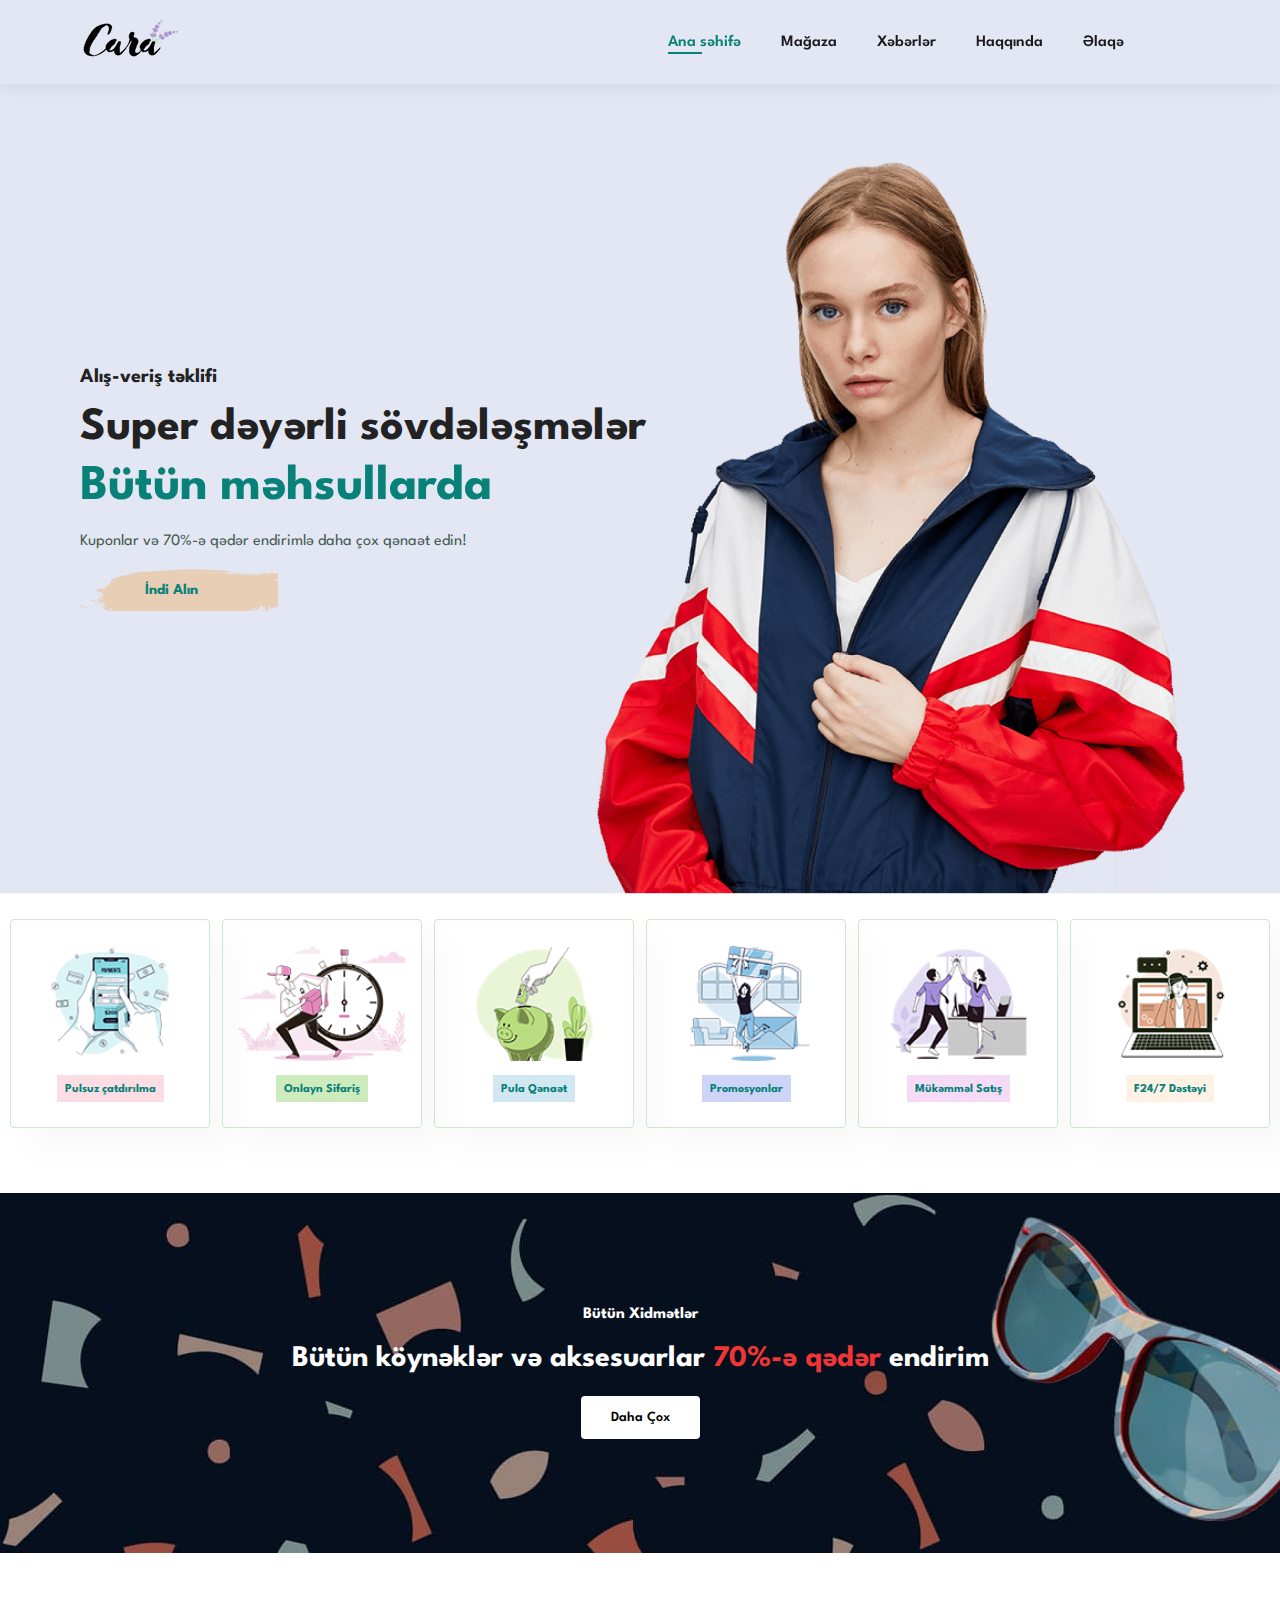
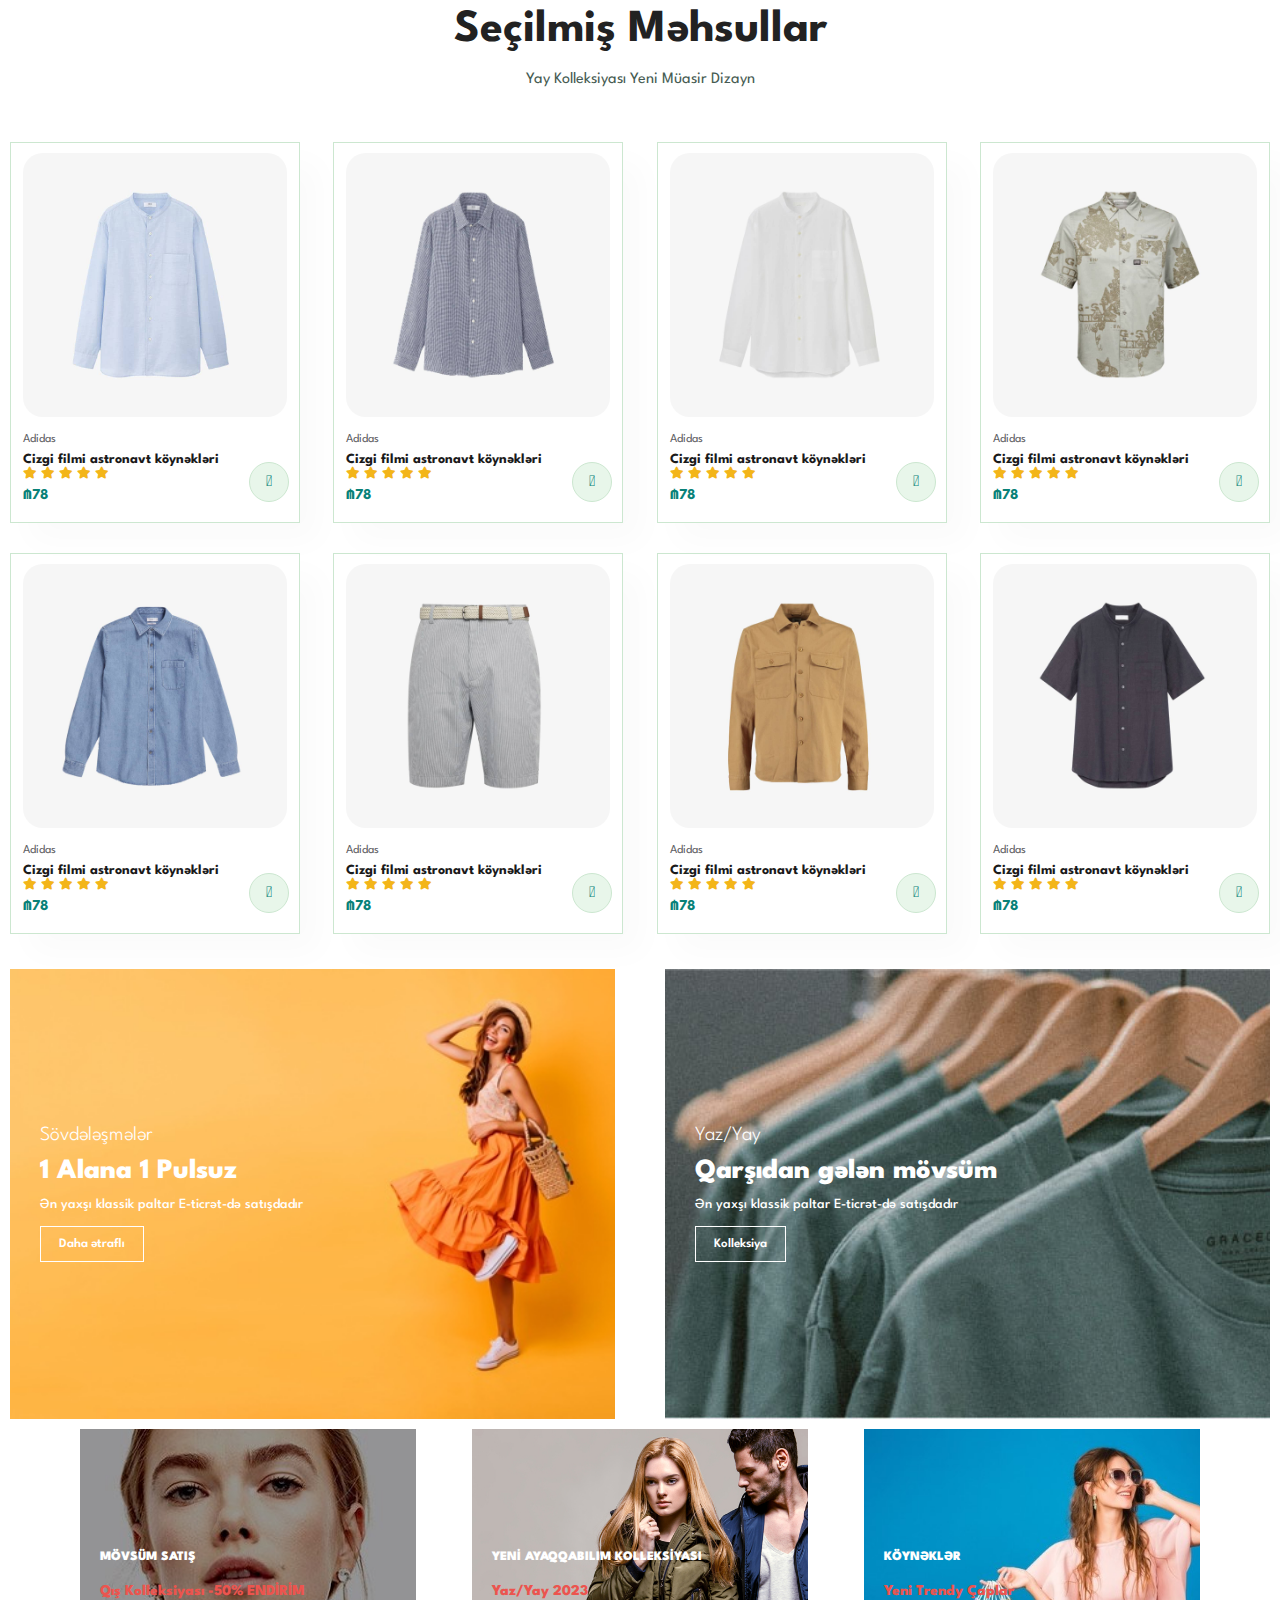
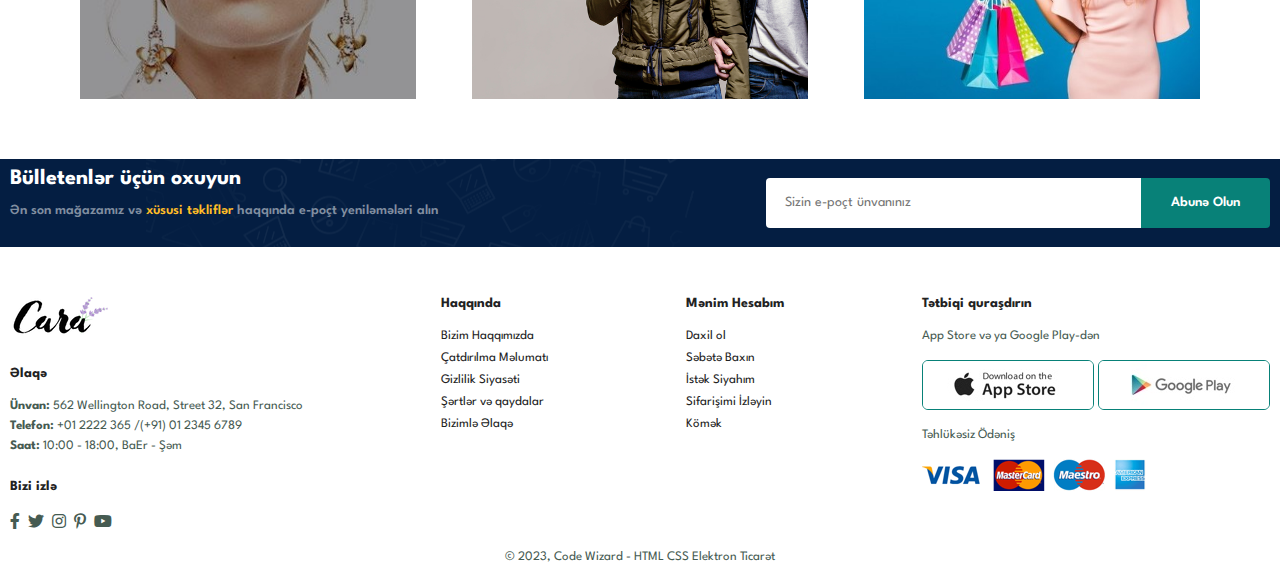
<file: E-Ticaret/index.html>
<!DOCTYPE html>
<html lang="en">

    <head>
        <meta charset="UTF-8">
        <meta http-equiv="X-UA-Compatible" content="IE=edge">
        <meta name="viewport" content="width=device-width, initial-scale=1.0">
        <title>Code Wizard Elektron Ticarət</title>
        <link rel="stylesheet" href="https://pro.fontawesome.com/releases/v5.10.0/css/all.css" />

        <link rel="stylesheet" href="style.css">
    </head>

    <body>

        <!---- HEADER ---->
<section id="header">
<a href="#"><img src="img/logo.png" class="logo" alt=""></a>
<div>
    <ul id="navbar">
        <li><a class="active" href="index.html">Ana səhifə</a></li>
        <li><a href="shop.html">Mağaza</a></li>
        <li><a href="blog.html">Xəbərlər</a></li>
        <li><a href="about.html">Haqqında</a></li>
        <li><a href="contact.html">Əlaqə</a></li>
        <li id="lg-bag"><a href="cart.html"><i class="far fa-shopping-bag"></i></a></li>
        <a href="#" id="close"><i class="far fa-times"></i></a>
     </ul>
</div>
<div id="mobile">
    <a href="cart.html"><i class="far fa-shopping-bag"></i></a>
    <i id="bar" class="fas fa-outdent active"></i>
</div>

</section>

        <!---- HOME PAGE ---->

        <section id="hero">
            <h4>Alış-veriş təklifi</h4>
            <h2>Super dəyərli sövdələşmələr</h2>
            <h1>Bütün məhsullarda</h1>
            <p>Kuponlar və 70%-ə qədər endirimlə daha çox qənaət edin!</p>
            <button>İndi Alın</button>
        </section>

        <!-- HOME FEATURE -->

        <section id="feature" class="section-p1">
            <div class="fe-box">
                <img src="img/features/f1.png" alt="">
                <h6>Pulsuz çatdırılma</h6>
            </div>
            <div class="fe-box">
                <img src="img/features/f2.png" alt="">
                <h6>Onlayn Sifariş</h6>
            </div>
            <div class="fe-box">
                <img src="img/features/f3.png" alt="">
                <h6>Pula Qənaət</h6>
            </div>
            <div class="fe-box">
                <img src="img/features/f4.png" alt="">
                <h6>Promosyonlar</h6>
            </div>
            <div class="fe-box">
                <img src="img/features/f5.png" alt="">
                <h6>Mükəmməl Satış</h6>
            </div>
            <div class="fe-box">
                <img src="img/features/f6.png" alt="">
                <h6>F24/7 Dəstəyi</h6>
            </div>
        </section>
             <!-- HOME BANNER -->
        <section id="banner" class="section-m1">
            <h4>Bütün Xidmətlər</h4>
            <h2>Bütün köynəklər və aksesuarlar<span> 70%-ə qədər</span> endirim  </h2>
            <button class="normal">Daha Çox</button>
        </section>
        <!-- HOME PRODUCT -->
        <section id="product1" class="section-p1">
            <h2>Seçilmiş Məhsullar</h2>
            <p>Yay Kolleksiyası Yeni Müasir Dizayn</p>
            <div class="pro-container">
                <div class="pro">
                    <img src="img/products/n1.jpg" alt="">
                    <div class="des">
                        <span>Adidas</span>
                        <h5>Cizgi filmi astronavt köynəkləri</h5>
                        <div class="star">
                            <i class="fas fa-star"></i>
                            <i class="fas fa-star"></i>
                            <i class="fas fa-star"></i>
                            <i class="fas fa-star"></i>
                            <i class="fas fa-star"></i>
                        </div>
                        <h4>₼78</h4>
                    </div>
                    <a href="#"><i class="fal fa-shopping-cart cart"></i></a>
                </div>
                <div class="pro">
                    <img src="img/products/n2.jpg" alt="">
                    <div class="des">
                        <span>Adidas</span>
                        <h5>Cizgi filmi astronavt köynəkləri</h5>
                        <div class="star">
                            <i class="fas fa-star"></i>
                            <i class="fas fa-star"></i>
                            <i class="fas fa-star"></i>
                            <i class="fas fa-star"></i>
                            <i class="fas fa-star"></i>
                        </div>
                        <h4>₼78</h4>
                    </div>
                    <a href="#"><i class="fal fa-shopping-cart cart"></i></a>
                </div>
                <div class="pro">
                    <img src="img/products/n3.jpg" alt="">
                    <div class="des">
                        <span>Adidas</span>
                        <h5>Cizgi filmi astronavt köynəkləri</h5>
                        <div class="star">
                            <i class="fas fa-star"></i>
                            <i class="fas fa-star"></i>
                            <i class="fas fa-star"></i>
                            <i class="fas fa-star"></i>
                            <i class="fas fa-star"></i>
                        </div>
                        <h4>₼78</h4>
                    </div>
                    <a href="#"><i class="fal fa-shopping-cart cart"></i></a>
                </div>
                <div class="pro">
                    <img src="img/products/n4.jpg" alt="">
                    <div class="des">
                        <span>Adidas</span>
                        <h5>Cizgi filmi astronavt köynəkləri</h5>
                        <div class="star">
                            <i class="fas fa-star"></i>
                            <i class="fas fa-star"></i>
                            <i class="fas fa-star"></i>
                            <i class="fas fa-star"></i>
                            <i class="fas fa-star"></i>
                        </div>
                        <h4>₼78</h4>
                    </div>
                    <a href="#"><i class="fal fa-shopping-cart cart"></i></a>
                </div>
                <div class="pro">
                    <img src="img/products/n5.jpg" alt="">
                    <div class="des">
                        <span>Adidas</span>
                        <h5>Cizgi filmi astronavt köynəkləri</h5>
                        <div class="star">
                            <i class="fas fa-star"></i>
                            <i class="fas fa-star"></i>
                            <i class="fas fa-star"></i>
                            <i class="fas fa-star"></i>
                            <i class="fas fa-star"></i>
                        </div>
                        <h4>₼78</h4>
                    </div>
                    <a href="#"><i class="fal fa-shopping-cart cart"></i></a>
                </div>
                <div class="pro">
                    <img src="img/products/n6.jpg" alt="">
                    <div class="des">
                        <span>Adidas</span>
                        <h5>Cizgi filmi astronavt köynəkləri</h5>
                        <div class="star">
                            <i class="fas fa-star"></i>
                            <i class="fas fa-star"></i>
                            <i class="fas fa-star"></i>
                            <i class="fas fa-star"></i>
                            <i class="fas fa-star"></i>
                        </div>
                        <h4>₼78</h4>
                    </div>
                    <a href="#"><i class="fal fa-shopping-cart cart"></i></a>
                </div>
                <div class="pro">
                    <img src="img/products/n7.jpg" alt="">
                    <div class="des">
                        <span>Adidas</span>
                        <h5>Cizgi filmi astronavt köynəkləri</h5>
                        <div class="star">
                            <i class="fas fa-star"></i>
                            <i class="fas fa-star"></i>
                            <i class="fas fa-star"></i>
                            <i class="fas fa-star"></i>
                            <i class="fas fa-star"></i>
                        </div>
                        <h4>₼78</h4>
                    </div>
                    <a href="#"><i class="fal fa-shopping-cart cart"></i></a>
                </div>
                <div class="pro">
                    <img src="img/products/n8.jpg" alt="">
                    <div class="des">
                        <span>Adidas</span>
                        <h5>Cizgi filmi astronavt köynəkləri</h5>
                        <div class="star">
                            <i class="fas fa-star"></i>
                            <i class="fas fa-star"></i>
                            <i class="fas fa-star"></i>
                            <i class="fas fa-star"></i>
                            <i class="fas fa-star"></i>
                        </div>
                        <h4>₼78</h4>
                    </div>
                    <a href="#"><i class="fal fa-shopping-cart cart"></i></a>
                </div>
            </div>

        </section>


        <!-- HOME SMS BANNER -->
        <section id="sm-banner" class="section-p1">
            <div class="banner-box">
                <h4>Sövdələşmələr</h4>
                <h2>1 Alana 1 Pulsuz</h2>
                <span>Ən yaxşı klassik paltar E-ticrət-də satışdadır</span>
                <button class="white">Daha ətraflı</button>
            </div>
            <div class="banner-box banner-box2">
                <h4>Yaz/Yay</h4>
                <h2>Qarşıdan gələn mövsüm</h2>
                <span>Ən yaxşı klassik paltar E-ticrət-də satışdadır</span>
                <button class="white">Kolleksiya</button>
            </div>

        </section>

        <!-- HOME BANNER 3 -->
        <section id="banner3">
            <div class="banner-box"> 
                <h2>MÖVSÜM SATIŞ</h2>
                <h3>Qış Kolleksiyası -50% ENDİRİM</h3>
              </div>
            <div class="banner-box banner-box2"> 
                <h2>YENİ AYAQQABILIM KOLLEKSİYASI</h2>
                <h3>Yaz/Yay 2023</h3>
              </div>
            <div class="banner-box banner-box3"> 
                <h2>KÖYNƏKLƏR</h2>
                <h3>Yeni Trendy Çaplar</h3>
              </div>
        </section>

        <!-- HOME NEWSLETTERS -->

        <section id="newsletter" class="section-p1 section-m1">
            <div class="newstext">
                <h4>Bülletenlər üçün oxuyun</h4>
                <p>Ən son mağazamız və <span>xüsusi təkliflər</span> haqqında e-poçt yeniləmələri alın</p>
            </div>
            <div class="form">
                <input type="text" placeholder="Sizin e-poçt ünvanınız">
                <button class="normal">Abunə Olun</button>

            </div>
        </section>

            <!-- HOME FOOTER -->

        <footer class="section-p1">
            <div class="col">
                <img class="logo" src="img/logo.png" alt="">
                <h4>Əlaqə</h4>
                <p><strong>Ünvan:</strong> 562 Wellington Road, Street 32, San Francisco</p>
                <p><strong>Telefon:</strong> +01 2222 365 /(+91) 01 2345 6789</p>
                <p><strong>Saat:</strong> 10:00 - 18:00, BaEr - Şəm</p>
                <div class="follow">
                    <h4>Bizi izlə</h4>
                    <div class="icon">
                        <i class="fab fa-facebook-f"></i>
                        <i class="fab fa-twitter"></i>
                        <i class="fab fa-instagram"></i>
                        <i class="fab fa-pinterest-p"></i>
                        <i class="fab fa-youtube"></i>
                    </div>
                </div>
            </div>
            <div class="col">
                <h4>Haqqında</h4>
                <a href="#">Bizim Haqqımızda</a>
                <a href="#">Çatdırılma Məlumatı</a>
                <a href="#">Gizlilik Siyasəti</a>
                <a href="#">Şərtlər və qaydalar</a>
                <a href="#">Bizimlə Əlaqə</a>
            </div>


            <div class="col">
                <h4>Mənim Hesabım</h4>
                <a href="#">Daxil ol</a>
                <a href="#">Səbətə Baxın</a>
                <a href="#">İstək Siyahım</a>
                <a href="#">Sifarişimi İzləyin</a>
                <a href="#">Kömək</a>
            </div>

            <div class="col install">
                <h4>Tətbiqi quraşdırın</h4>
                <p>App Store və ya Google Play-dən</p>
                <div class="row">
                    <img src="img/pay/app.jpg" alt="">
                    <img src="img/pay/play.jpg" alt="">
                </div>
                <p>Təhlükəsiz Ödəniş</p>
                <img src="img/pay/pay.png" alt="">
            </div>

            <div class="copyright">
                <p>© 2023, Code Wizard  - HTML CSS Elektron Ticarət</p>
            </div>
        </footer>

        <script src="script.js"></script>
    </body>

</html>
</file>
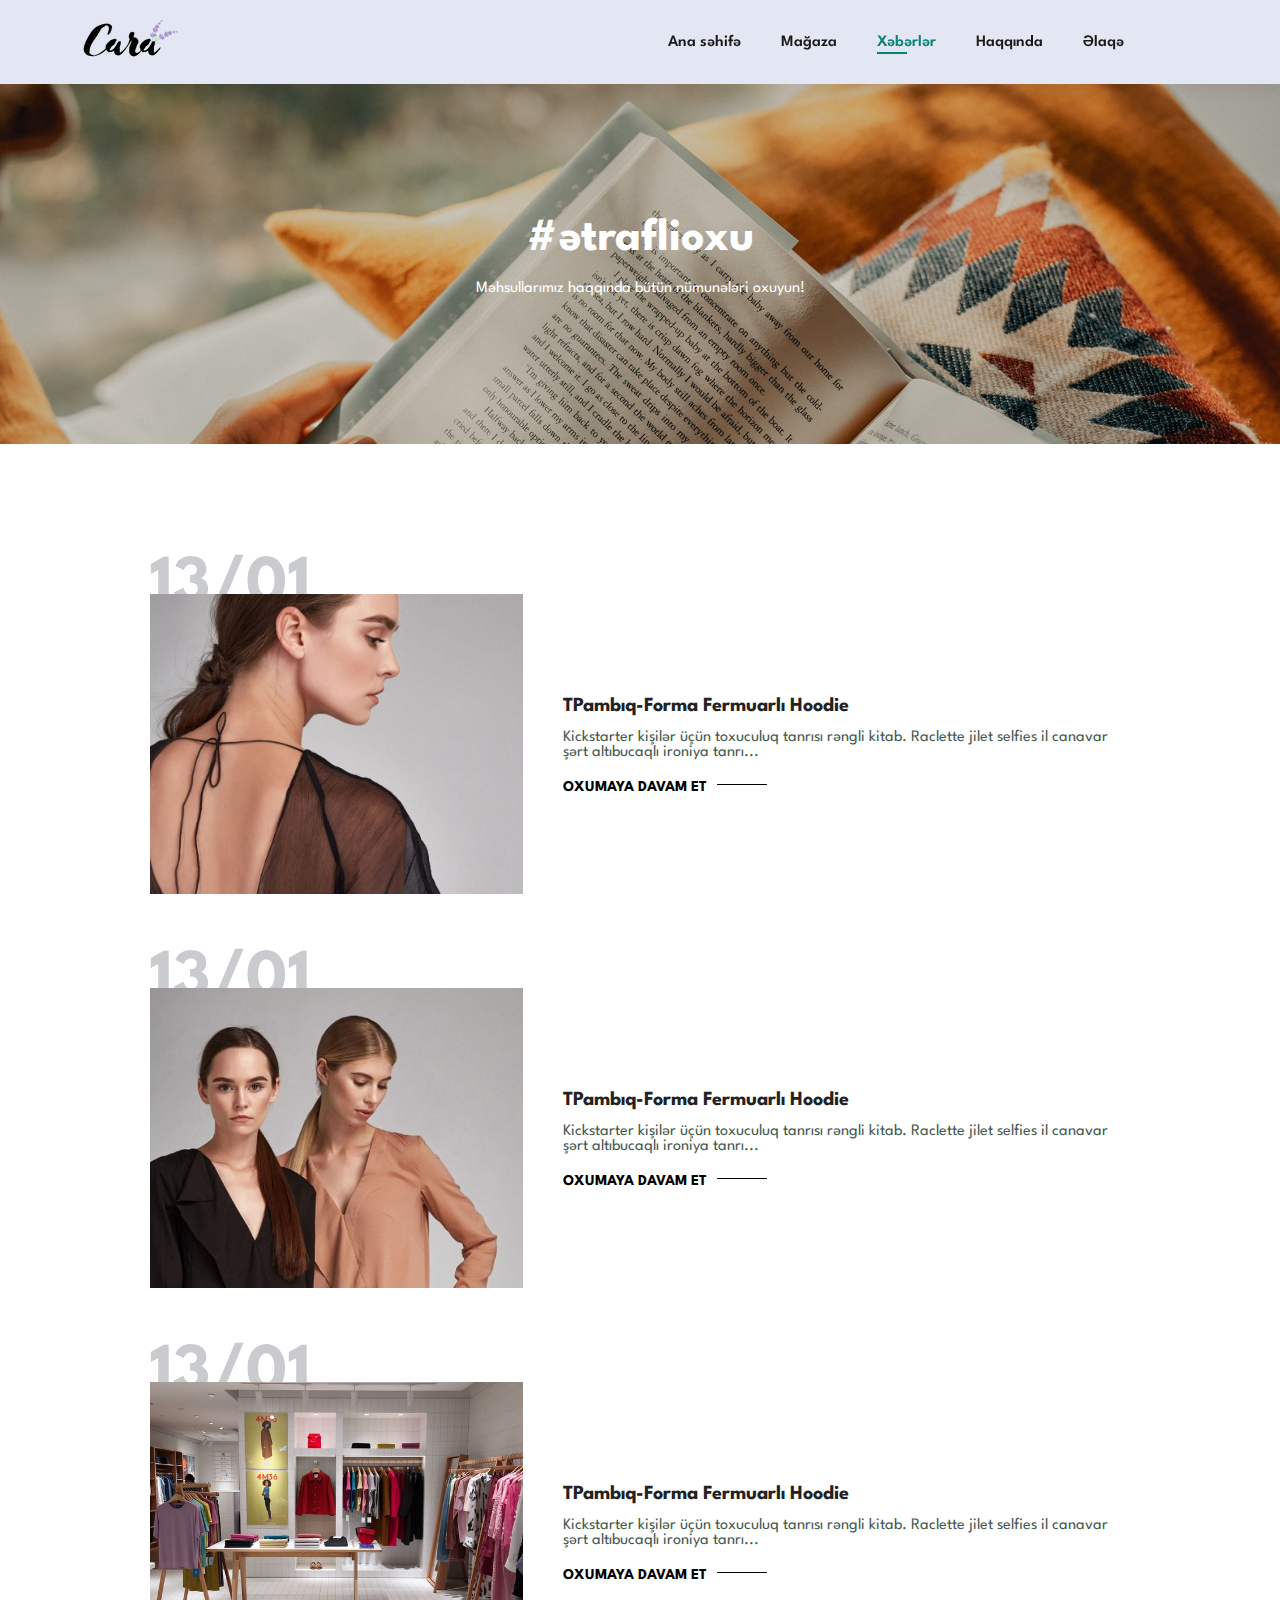
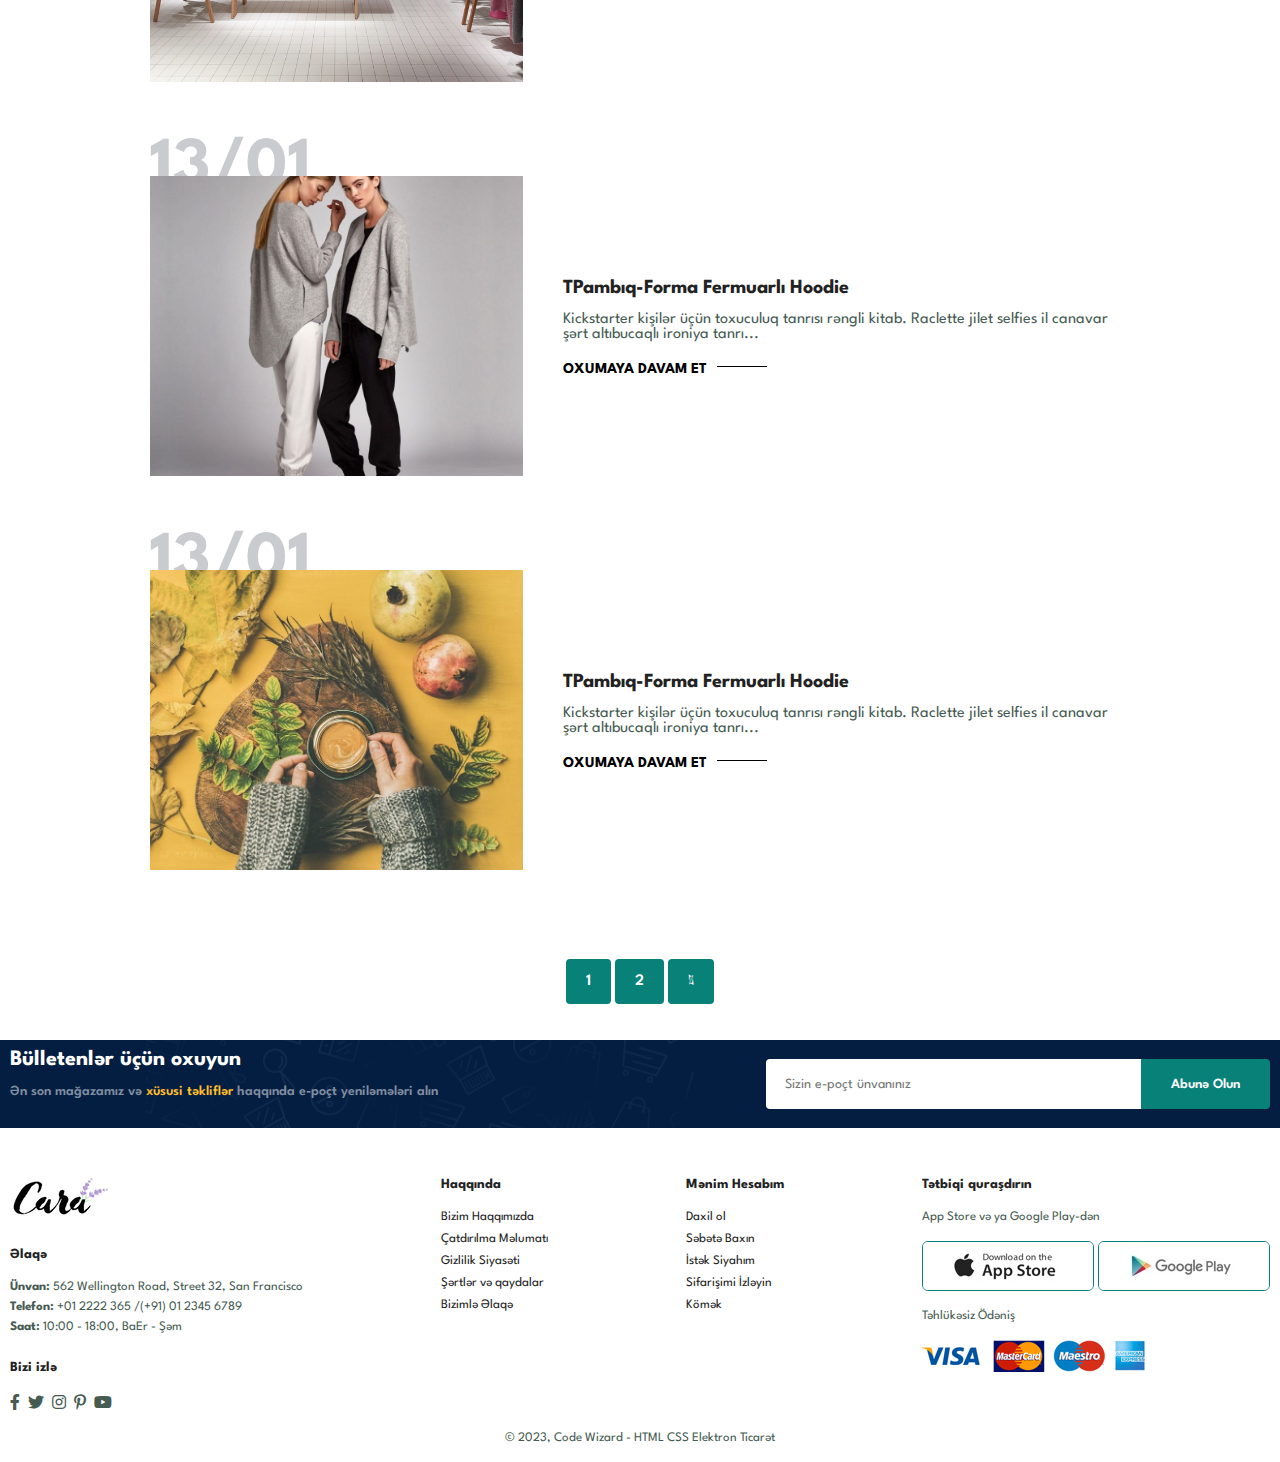
<file: E-Ticaret/blog.html>
<!DOCTYPE html>
<html lang="en">

    <head>
        <meta charset="UTF-8">
        <meta http-equiv="X-UA-Compatible" content="IE=edge">
        <meta name="viewport" content="width=device-width, initial-scale=1.0">
        <title>Code Wizard Elektron Ticarət</title>
        <link rel="stylesheet" href="https://pro.fontawesome.com/releases/v5.10.0/css/all.css" />

        <link rel="stylesheet" href="style.css">
    </head>

    <body>

        <!---- BLOG HEADER ---->
        <section id="header">
            <a href="#"><img src="img/logo.png" class="logo" alt=""></a>
            <div>
                <ul id="navbar">
                    <li><a href="index.html">Ana səhifə</a></li>
                    <li><a href="shop.html">Mağaza</a></li>
                    <li><a class="active" href="blog.html">Xəbərlər</a></li>
                    <li><a href="about.html">Haqqında</a></li>
                    <li><a href="contact.html">Əlaqə</a></li>
                    <li id="lg-bag"><a href="cart.html"><i class="far fa-shopping-bag"></i></a></li>
                    <a href="#" id="close"><i class="far fa-times"></i></a>
                 </ul>
            </div>
            <div id="mobile">
                <a href="cart.html"><i class="far fa-shopping-bag"></i></a>
                <i id="bar" class="fas fa-outdent active"></i>
            </div>
            
            </section>

        <!---- BLOG PAGE ---->

        <section id="page-header" class="blog-header">
            <h2>#ətraflioxu</h2>
            <p>Məhsullarımız haqqında bütün nümunələri oxuyun!</p>
           
        </section>

         <!---- BLOG BLOG ---->

        <section id="blog">
            <div class="blog-box">
                <div class="blog-img">
                    <img src="img/blog/b1.jpg" alt="">
                </div>
                <div class="blog-details">
                    <h4>TPambıq-Forma Fermuarlı Hoodie</h4>
                    <p>Kickstarter kişilər üçün toxuculuq tanrısı rəngli kitab.
                        Raclette jilet selfies il canavar şərt altıbucaqlı ironiya tanrı...
                    </p>
                    <a href="#">OXUMAYA DAVAM ET</a>
                </div>
                <h1>13/01</h1>
            </div>
            <div class="blog-box">
                <div class="blog-img">
                    <img src="img/blog/b2.jpg" alt="">
                </div>
                <div class="blog-details">
                    <h4>TPambıq-Forma Fermuarlı Hoodie</h4>
                    <p>Kickstarter kişilər üçün toxuculuq tanrısı rəngli kitab.
                        Raclette jilet selfies il canavar şərt altıbucaqlı ironiya tanrı...
                    </p>
                    <a href="#">OXUMAYA DAVAM ET</a>
                </div>
                <h1>13/01</h1>
            </div>
            <div class="blog-box">
                <div class="blog-img">
                    <img src="img/blog/b3.jpg" alt="">
                </div>
                <div class="blog-details">
                    <h4>TPambıq-Forma Fermuarlı Hoodie</h4>
                    <p>Kickstarter kişilər üçün toxuculuq tanrısı rəngli kitab.
                        Raclette jilet selfies il canavar şərt altıbucaqlı ironiya tanrı...
                    </p>
                    <a href="#">OXUMAYA DAVAM ET</a>
                </div>
                <h1>13/01</h1>
            </div>
            <div class="blog-box">
                <div class="blog-img">
                    <img src="img/blog/b4.jpg" alt="">
                </div>
                <div class="blog-details">
                    <h4>TPambıq-Forma Fermuarlı Hoodie</h4>
                    <p>Kickstarter kişilər üçün toxuculuq tanrısı rəngli kitab.
                        Raclette jilet selfies il canavar şərt altıbucaqlı ironiya tanrı...
                    </p>
                    <a href="#">OXUMAYA DAVAM ET</a>
                </div>
                <h1>13/01</h1>
            </div>
            <div class="blog-box">
                <div class="blog-img">
                    <img src="img/blog/b6.jpg" alt="">
                </div>
                <div class="blog-details">
                    <h4>TPambıq-Forma Fermuarlı Hoodie</h4>
                    <p>Kickstarter kişilər üçün toxuculuq tanrısı rəngli kitab.
                        Raclette jilet selfies il canavar şərt altıbucaqlı ironiya tanrı...
                    </p>
                    <a href="#">OXUMAYA DAVAM ET</a>
                </div>
                <h1>13/01</h1>
            </div>
        </section>

         <!---- BLOG PAGINATION ---->
    
        <section id="pagination" class="section-p1">
            <a href="#">1</a>
            <a href="#">2</a>
            <a href="#"><i class="fal fa-long-arrow-alt-right"></i></a>
        </section>

        <!-- BLOG NEWSLETTERS -->

        <section id="newsletter" class="section-p1 section-m1">
            <div class="newstext">
                <h4>Bülletenlər üçün oxuyun</h4>
                <p>Ən son mağazamız və <span>xüsusi təkliflər</span> haqqında e-poçt yeniləmələri alın</p>
            </div>
            <div class="form">
                <input type="text" placeholder="Sizin e-poçt ünvanınız">
                <button class="normal">Abunə Olun</button>

            </div>
        </section>

            <!-- BLOG FOOTER -->

            <footer class="section-p1">
                <div class="col">
                    <img class="logo" src="img/logo.png" alt="">
                    <h4>Əlaqə</h4>
                    <p><strong>Ünvan:</strong> 562 Wellington Road, Street 32, San Francisco</p>
                    <p><strong>Telefon:</strong> +01 2222 365 /(+91) 01 2345 6789</p>
                    <p><strong>Saat:</strong> 10:00 - 18:00, BaEr - Şəm</p>
                    <div class="follow">
                        <h4>Bizi izlə</h4>
                        <div class="icon">
                            <i class="fab fa-facebook-f"></i>
                            <i class="fab fa-twitter"></i>
                            <i class="fab fa-instagram"></i>
                            <i class="fab fa-pinterest-p"></i>
                            <i class="fab fa-youtube"></i>
                        </div>
                    </div>
                </div>
                <div class="col">
                    <h4>Haqqında</h4>
                    <a href="#">Bizim Haqqımızda</a>
                    <a href="#">Çatdırılma Məlumatı</a>
                    <a href="#">Gizlilik Siyasəti</a>
                    <a href="#">Şərtlər və qaydalar</a>
                    <a href="#">Bizimlə Əlaqə</a>
                </div>
    
    
                <div class="col">
                    <h4>Mənim Hesabım</h4>
                    <a href="#">Daxil ol</a>
                    <a href="#">Səbətə Baxın</a>
                    <a href="#">İstək Siyahım</a>
                    <a href="#">Sifarişimi İzləyin</a>
                    <a href="#">Kömək</a>
                </div>
    
                <div class="col install">
                    <h4>Tətbiqi quraşdırın</h4>
                    <p>App Store və ya Google Play-dən</p>
                    <div class="row">
                        <img src="img/pay/app.jpg" alt="">
                        <img src="img/pay/play.jpg" alt="">
                    </div>
                    <p>Təhlükəsiz Ödəniş</p>
                    <img src="img/pay/pay.png" alt="">
                </div>
    
                <div class="copyright">
                    <p>© 2023, Code Wizard  - HTML CSS Elektron Ticarət</p>
                </div>
            </footer>

        <script src="script.js"></script>
    </body>

</html>
</file>
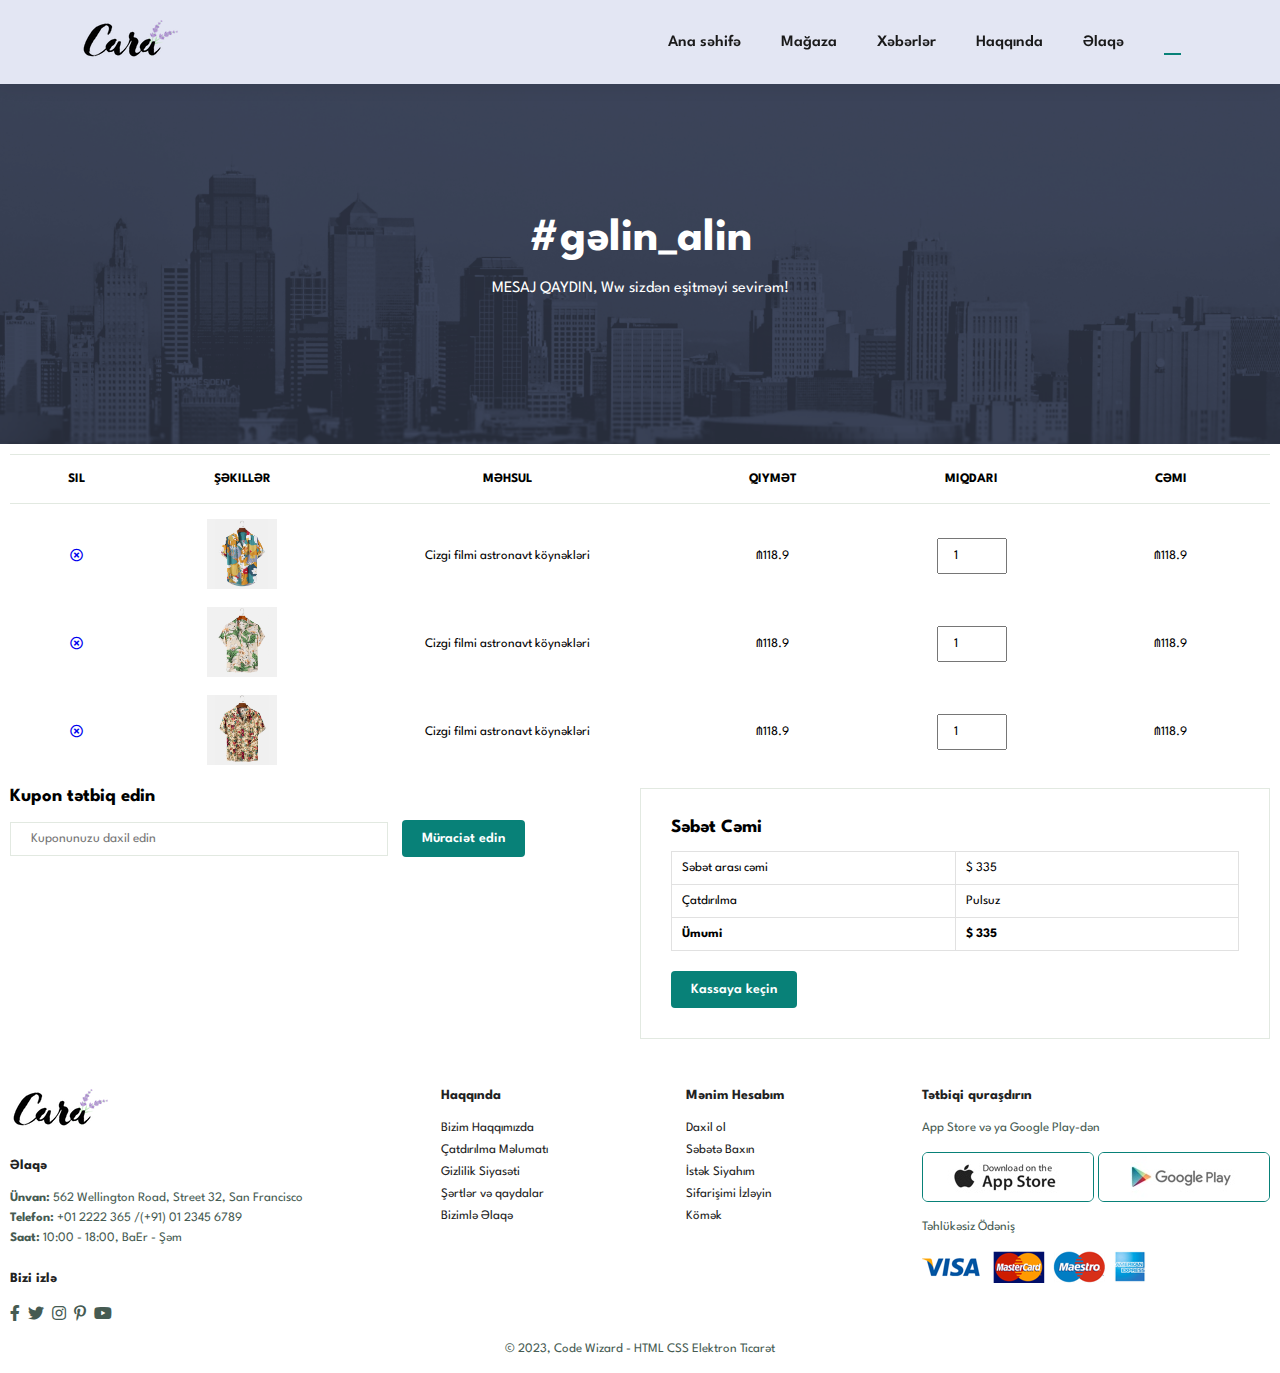
<file: E-Ticaret/cart.html>
<!DOCTYPE html>
<html lang="en">

    <head>
        <meta charset="UTF-8">
        <meta http-equiv="X-UA-Compatible" content="IE=edge">
        <meta name="viewport" content="width=device-width, initial-scale=1.0">
        <title>Code Wizard Elektron Ticarət</title>
        <link rel="stylesheet" href="https://pro.fontawesome.com/releases/v5.10.0/css/all.css" />

        <link rel="stylesheet" href="style.css">
    </head>

    <body>

        <!---- CART HEADER ---->
        <section id="header">
            <a href="#"><img src="img/logo.png" class="logo" alt=""></a>
            <div>
                <ul id="navbar">
                    <li><a href="index.html">Ana səhifə</a></li>
                    <li><a href="shop.html">Mağaza</a></li>
                    <li><a href="blog.html">Xəbərlər</a></li>
                    <li><a href="about.html">Haqqında</a></li>
                    <li><a href="contact.html">Əlaqə</a></li>
                    <li id="lg-bag"><a class="active" href="cart.html"><i class="far fa-shopping-bag"></i></a></li>
                    <a href="#" id="close"><i class="far fa-times"></i></a>
                 </ul>
            </div>
            <div id="mobile">
                <a href="cart.html"><i class="far fa-shopping-bag"></i></a>
                <i id="bar" class="fas fa-outdent active"></i>
            </div>
            
            </section>

        <!---- CART PAGE ---->

        <section id="page-header" class="about-header">
            <h2>#gəlin_alin</h2>
            <p>MESAJ QAYDIN, Ww sizdən eşitməyi sevirəm!</p>
           
        </section>

        <!---- CART PRODUCT ---->
    <section id="cart" class="section-p1">
        <table width="100%">
            <thead>
                <tr>
                    <td>Sil</td>
                    <td>Şəkillər</td>
                    <td>Məhsul</td>
                    <td>Qiymət</td>
                    <td>Miqdarı</td>
                    <td>Cəmi</td>
            </tr>
        </thead>

        <tbody>
            <tr>
                <td><a href="#"><i class="far fa-times-circle"></i></a></td>
                <td><img src="img/products/f1.jpg" alt=""></td>
                <td>Cizgi filmi astronavt köynəkləri</td>
                <td>₼118.9</td>
                <td><input type="number" value="1"></td>
                <td>₼118.9</td>
            </tr>
            <tr>
                <td><a href="#"><i class="far fa-times-circle"></i></a></td>
                <td><img src="img/products/f2.jpg" alt=""></td>
                <td>Cizgi filmi astronavt köynəkləri</td>
                <td>₼118.9</td>
                <td><input type="number" value="1"></td>
                <td>₼118.9</td>
            </tr>
            <tr>
                <td><a href="#"><i class="far fa-times-circle"></i></a></td>
                <td><img src="img/products/f3.jpg" alt=""></td>
                <td>Cizgi filmi astronavt köynəkləri</td>
                <td>₼118.9</td>
                <td><input type="number" value="1"></td>
                <td>₼118.9</td>
            </tr>
        </tbody>
        </table>
    </section>


    <section id="cart-add" class="section-p1">
        <div id="coupon">
            <h3>Kupon tətbiq edin</h3>

            <div>
                <input type="text" placeholder="Kuponunuzu daxil edin">
                <button class="normal">Müraciət edin</button>
            </div>
        </div>

        <div id="subtotal">
            <h3>Səbət Cəmi</h3>
            <table>
                <tr>
                    <td>Səbət arası cəmi</td>
                    <td>$ 335</td>
                </tr>
                <tr>
                    <td>Çatdırılma</td>
                    <td>Pulsuz</td>
                </tr>
                <tr>
                    <td><strong>Ümumi</strong></td>
                    <td><strong>$ 335</strong></td>
                  
                </tr>
            </table>
            <button class="normal">Kassaya keçin</button>
        </div>
    </section>
            <!-- CART FOOTER -->

            <footer class="section-p1">
                <div class="col">
                    <img class="logo" src="img/logo.png" alt="">
                    <h4>Əlaqə</h4>
                    <p><strong>Ünvan:</strong> 562 Wellington Road, Street 32, San Francisco</p>
                    <p><strong>Telefon:</strong> +01 2222 365 /(+91) 01 2345 6789</p>
                    <p><strong>Saat:</strong> 10:00 - 18:00, BaEr - Şəm</p>
                    <div class="follow">
                        <h4>Bizi izlə</h4>
                        <div class="icon">
                            <i class="fab fa-facebook-f"></i>
                            <i class="fab fa-twitter"></i>
                            <i class="fab fa-instagram"></i>
                            <i class="fab fa-pinterest-p"></i>
                            <i class="fab fa-youtube"></i>
                        </div>
                    </div>
                </div>
                <div class="col">
                    <h4>Haqqında</h4>
                    <a href="#">Bizim Haqqımızda</a>
                    <a href="#">Çatdırılma Məlumatı</a>
                    <a href="#">Gizlilik Siyasəti</a>
                    <a href="#">Şərtlər və qaydalar</a>
                    <a href="#">Bizimlə Əlaqə</a>
                </div>
    
    
                <div class="col">
                    <h4>Mənim Hesabım</h4>
                    <a href="#">Daxil ol</a>
                    <a href="#">Səbətə Baxın</a>
                    <a href="#">İstək Siyahım</a>
                    <a href="#">Sifarişimi İzləyin</a>
                    <a href="#">Kömək</a>
                </div>
    
                <div class="col install">
                    <h4>Tətbiqi quraşdırın</h4>
                    <p>App Store və ya Google Play-dən</p>
                    <div class="row">
                        <img src="img/pay/app.jpg" alt="">
                        <img src="img/pay/play.jpg" alt="">
                    </div>
                    <p>Təhlükəsiz Ödəniş</p>
                    <img src="img/pay/pay.png" alt="">
                </div>
    
                <div class="copyright">
                    <p>© 2023, Code Wizard  - HTML CSS Elektron Ticarət</p>
                </div>
            </footer>

        <script src="script.js"></script>
    </body>

</html>
</file>
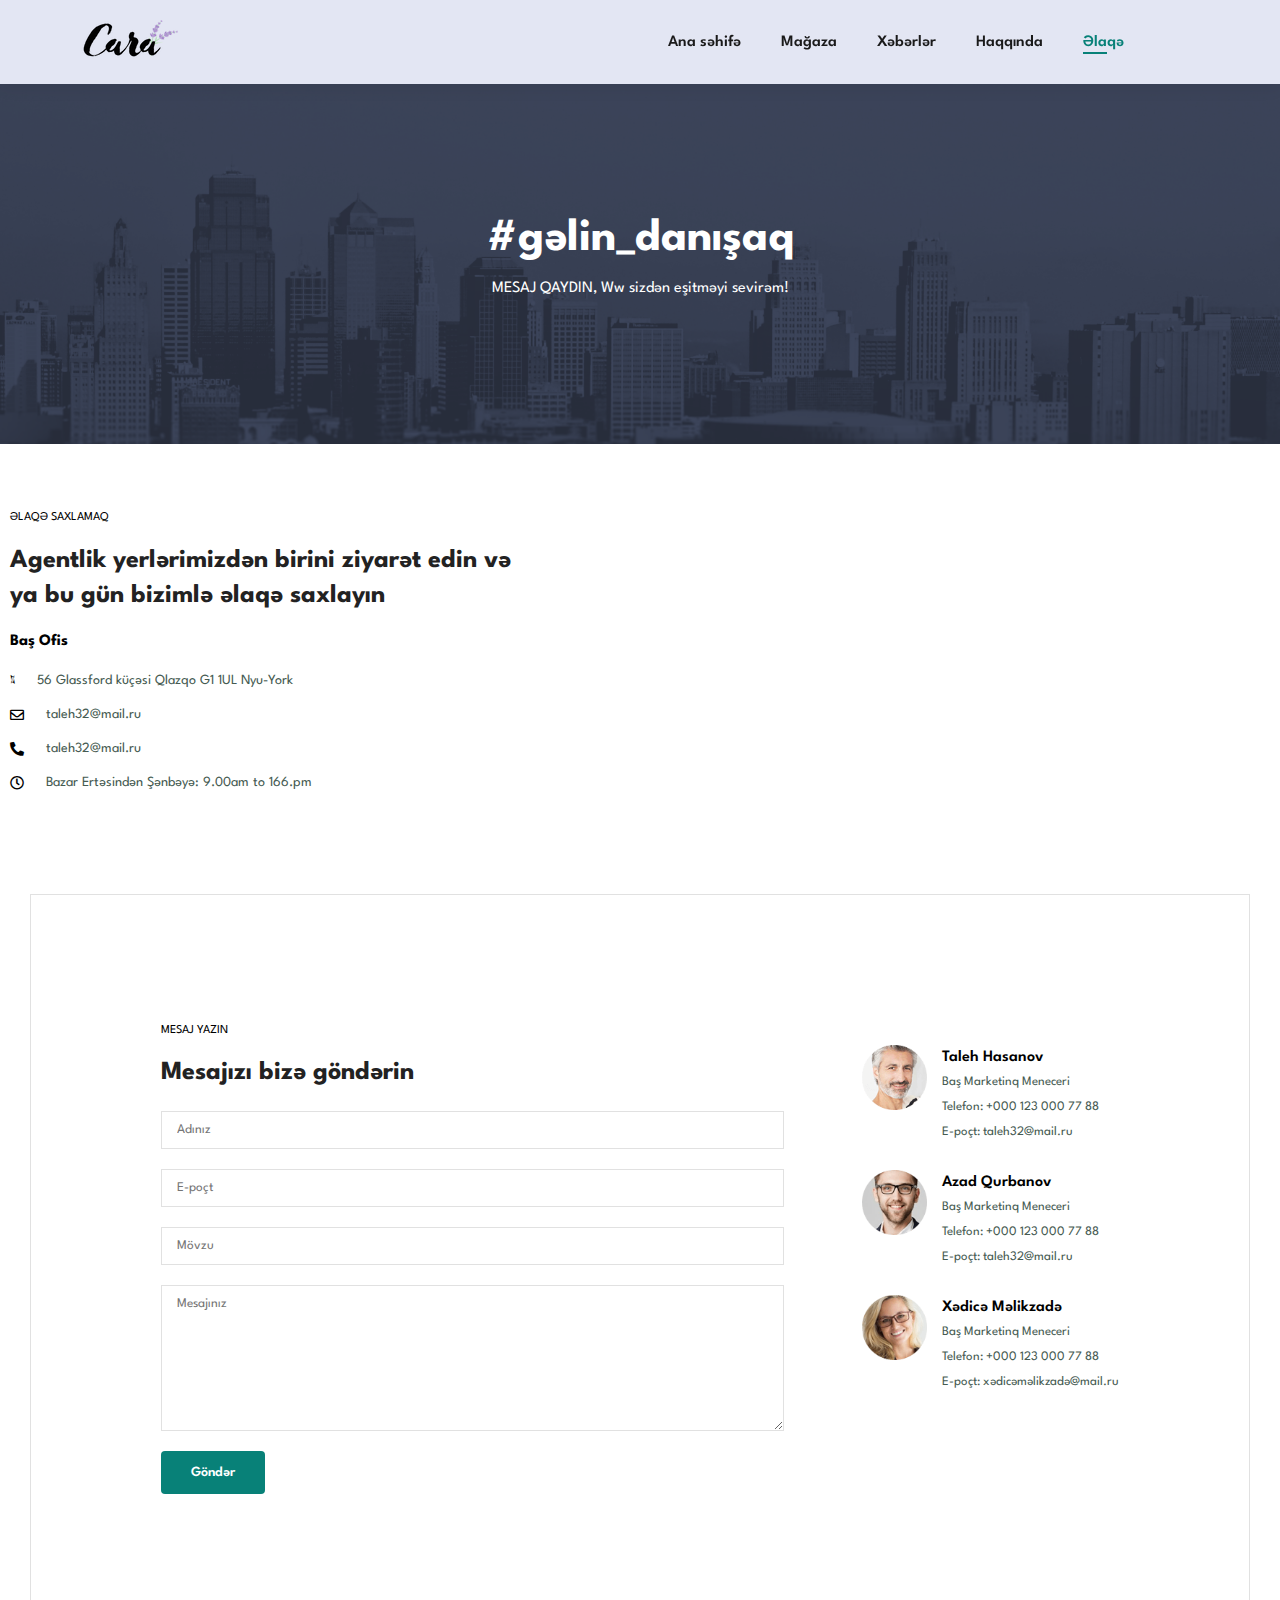
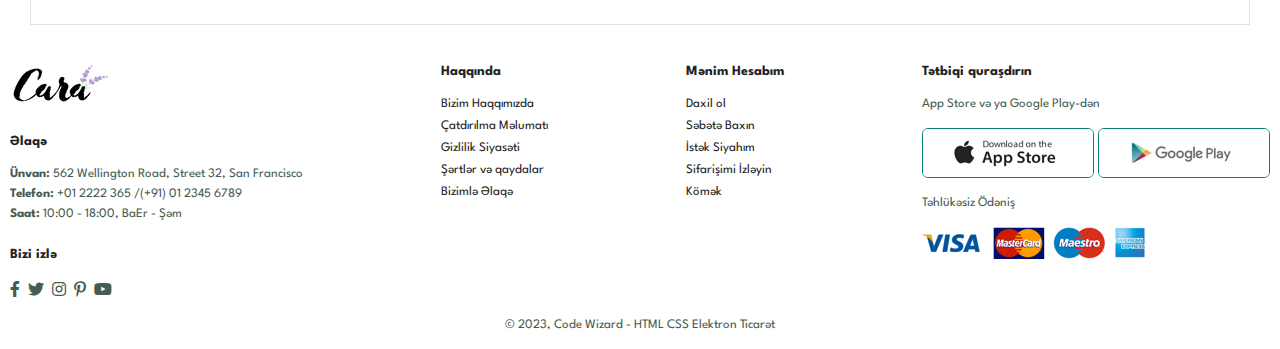
<file: E-Ticaret/contact.html>
<!DOCTYPE html>
<html lang="en">

    <head>
        <meta charset="UTF-8">
        <meta http-equiv="X-UA-Compatible" content="IE=edge">
        <meta name="viewport" content="width=device-width, initial-scale=1.0">
        <title>Code Wizard Elektron Ticarət</title>
        <link rel="stylesheet" href="https://pro.fontawesome.com/releases/v5.10.0/css/all.css" />

        <link rel="stylesheet" href="style.css">
    </head>

    <body>

        <!---- CONTACT HEADER ---->
        <section id="header">
            <a href="#"><img src="img/logo.png" class="logo" alt=""></a>
            <div>
                <ul id="navbar">
                    <li><a href="index.html">Ana səhifə</a></li>
                    <li><a href="shop.html">Mağaza</a></li>
                    <li><a href="blog.html">Xəbərlər</a></li>
                    <li><a href="about.html">Haqqında</a></li>
                    <li><a class="active" href="contact.html">Əlaqə</a></li>
                    <li id="lg-bag"><a href="cart.html"><i class="far fa-shopping-bag"></i></a></li>
                    <a href="#" id="close"><i class="far fa-times"></i></a>
                 </ul>
            </div>
            <div id="mobile">
                <a href="cart.html"><i class="far fa-shopping-bag"></i></a>
                <i id="bar" class="fas fa-outdent active"></i>
            </div>
            
            </section>
            

        <!---- CONTACT PAGE ---->

        <section id="page-header" class="about-header">
            <h2>#gəlin_danışaq</h2>
            <p>MESAJ QAYDIN, Ww sizdən eşitməyi sevirəm!</p>
           
        </section>

        <!---- CONTACT MAP ---->

        <section id="contact-details" class="section-p1">
            <div class="details">
                <span>ƏLAQƏ SAXLAMAQ</span>
                <h2>Agentlik yerlərimizdən birini ziyarət edin və ya bu gün bizimlə əlaqə saxlayın</h2>
                <h3>Baş Ofis</h3>
                <div>
                    <li>
                        <i class="fal fa-map"></i>
                        <p>56 Glassford küçəsi Qlazqo G1 1UL Nyu-York</p>
                    </li>
                    <li>
                        <i class="far fa-envelope"></i>
                        <p>taleh32@mail.ru</p>
                    </li>
                    <li>
                        <i class="fas fa-phone-alt"></i>
                        <p>taleh32@mail.ru</p>
                    </li>
                    <li>
                        <i class="far fa-clock"></i>
                        <p>Bazar Ertəsindən Şənbəyə: 9.00am to 166.pm</p>
                    </li>
                </div>
            </div>
            <div class="map">
                <iframe src="https://www.google.com/maps/embed?pb=!1m18!1m12!1m3!1d194473.18588939894!2d49.
                8549596!3d40.394592499999995!2m3!1f0!2f0!3f0!3m2!1i1024!2i768!4f13.
                1!3m3!1m2!1s0x40307d6bd6211cf9%3A0x343f6b5e7ae56c6b!2zQmFrw7w!5e0!3m2!1str!2saz!4v1696775342206!5m2!1str!2saz"
                 width="600" height="450" style="border:0;" allowfullscreen="" loading="lazy" 
                referrerpolicy="no-referrer-when-downgrade"></iframe>
            </div>
        </section>

        <section id="form-details">
            <form action="">
                <span>MESAJ YAZIN</span>
                <h2>Mesajızı bizə göndərin</h2>
                <input type="text" placeholder="Adınız">
                <input type="text" placeholder="E-poçt">
                <input type="text" placeholder="Mövzu">
                <textarea name="" id="" cols="30" rows="10" placeholder="Mesajınız"></textarea>
                <button class="normal">Göndər</button>
            </form>

            <div class="people">
                <div>
                    <img src="img/people/1.png" alt="">
                    <p><span>Taleh Hasanov</span> Baş Marketinq Meneceri <br> Telefon:
                         +000 123 000 77 88 <br>E-poçt: taleh32@mail.ru</p>
                </div>
            <div>
                    <img src="img/people/2.png" alt="">
                    <p><span>Azad Qurbanov</span> Baş Marketinq Meneceri <br> Telefon:
                         +000 123 000 77 88 <br>E-poçt: taleh32@mail.ru</p>
                </div>
                <div>
                    <img src="img/people/3.png" alt="">
                    <p><span>Xədicə Məlikzadə</span> Baş Marketinq Meneceri <br> Telefon:
                         +000 123 000 77 88 <br>E-poçt: xədicəməlikzadə@mail.ru</p> 
            </div>
            </div>
        </section>
        
            <!-- CONTACT FOOTER -->

            <footer class="section-p1">
                <div class="col">
                    <img class="logo" src="img/logo.png" alt="">
                    <h4>Əlaqə</h4>
                    <p><strong>Ünvan:</strong> 562 Wellington Road, Street 32, San Francisco</p>
                    <p><strong>Telefon:</strong> +01 2222 365 /(+91) 01 2345 6789</p>
                    <p><strong>Saat:</strong> 10:00 - 18:00, BaEr - Şəm</p>
                    <div class="follow">
                        <h4>Bizi izlə</h4>
                        <div class="icon">
                            <i class="fab fa-facebook-f"></i>
                            <i class="fab fa-twitter"></i>
                            <i class="fab fa-instagram"></i>
                            <i class="fab fa-pinterest-p"></i>
                            <i class="fab fa-youtube"></i>
                        </div>
                    </div>
                </div>
                <div class="col">
                    <h4>Haqqında</h4>
                    <a href="#">Bizim Haqqımızda</a>
                    <a href="#">Çatdırılma Məlumatı</a>
                    <a href="#">Gizlilik Siyasəti</a>
                    <a href="#">Şərtlər və qaydalar</a>
                    <a href="#">Bizimlə Əlaqə</a>
                </div>
    
    
                <div class="col">
                    <h4>Mənim Hesabım</h4>
                    <a href="#">Daxil ol</a>
                    <a href="#">Səbətə Baxın</a>
                    <a href="#">İstək Siyahım</a>
                    <a href="#">Sifarişimi İzləyin</a>
                    <a href="#">Kömək</a>
                </div>
    
                <div class="col install">
                    <h4>Tətbiqi quraşdırın</h4>
                    <p>App Store və ya Google Play-dən</p>
                    <div class="row">
                        <img src="img/pay/app.jpg" alt="">
                        <img src="img/pay/play.jpg" alt="">
                    </div>
                    <p>Təhlükəsiz Ödəniş</p>
                    <img src="img/pay/pay.png" alt="">
                </div>
    
                <div class="copyright">
                    <p>© 2023, Code Wizard  - HTML CSS Elektron Ticarət</p>
                </div>
            </footer>

        <script src="script.js"></script>
    </body>

</html>
</file>
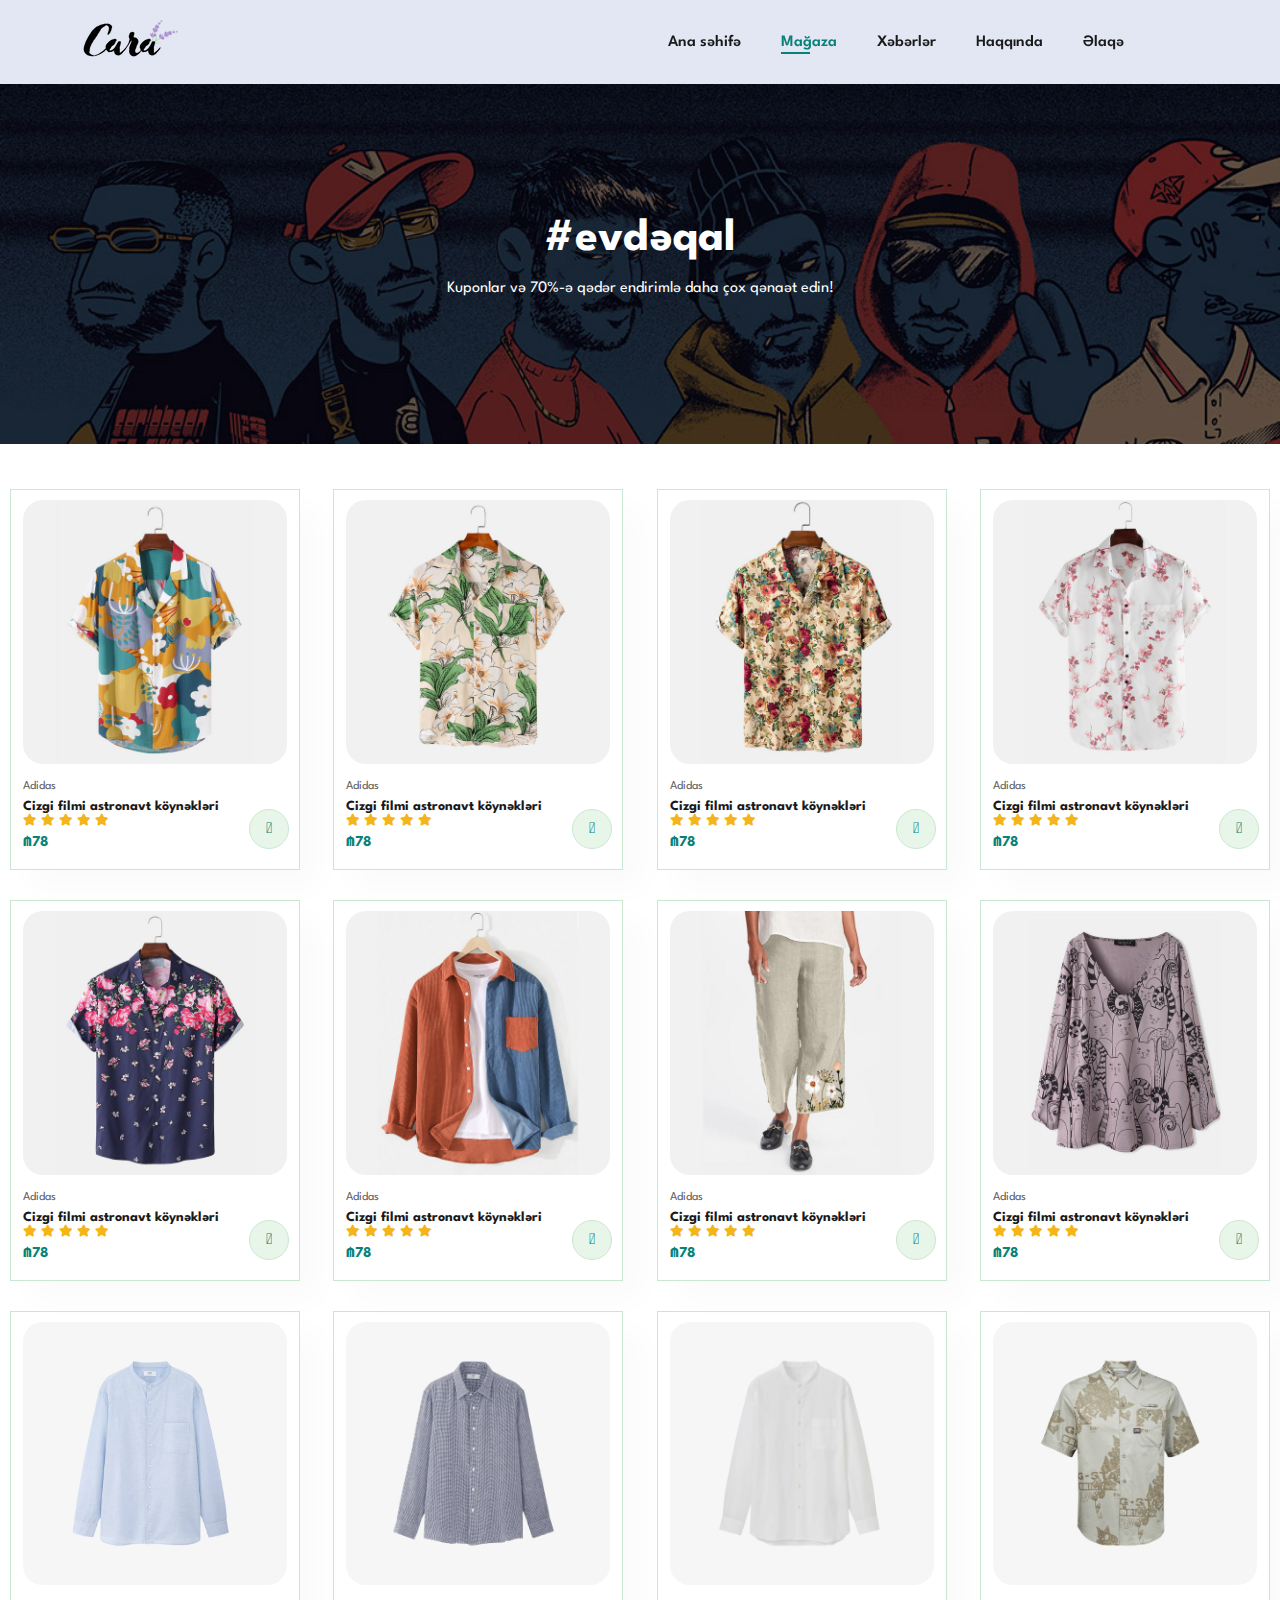
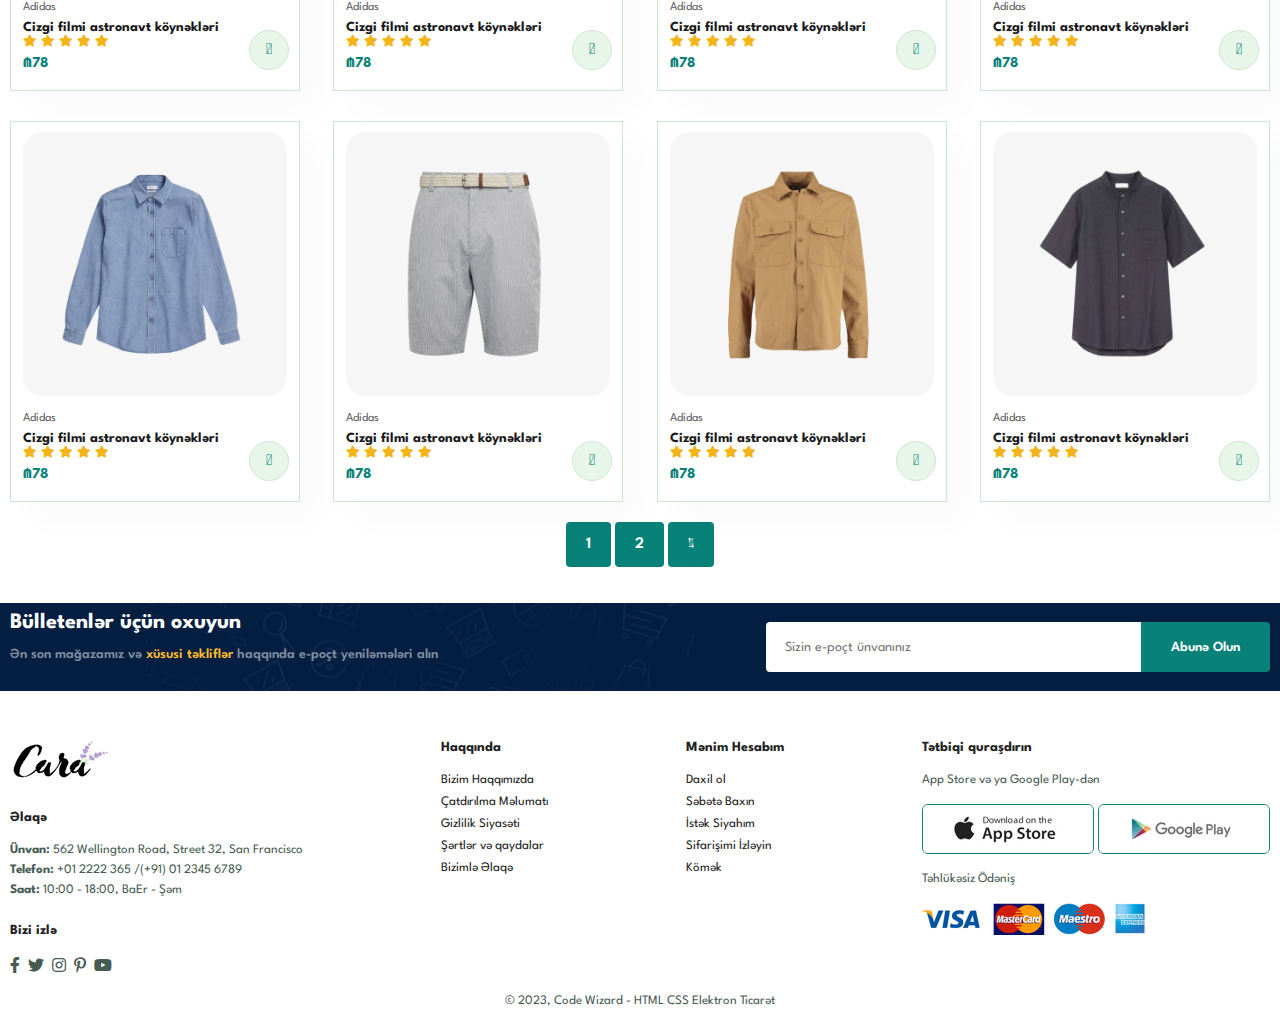
<file: E-Ticaret/shop.html>
<!DOCTYPE html>
<html lang="en">

    <head>
        <meta charset="UTF-8">
        <meta http-equiv="X-UA-Compatible" content="IE=edge">
        <meta name="viewport" content="width=device-width, initial-scale=1.0">
        <title>Code Wizard Elektron Ticarət</title>
        <link rel="stylesheet" href="https://pro.fontawesome.com/releases/v5.10.0/css/all.css" />

        <link rel="stylesheet" href="style.css">
    </head>

    <body>

        <!---- SHOP HEADER ---->
        <section id="header">
            <a href="#"><img src="img/logo.png" class="logo" alt=""></a>
            <div>
                <ul id="navbar">
                    <li><a href="index.html">Ana səhifə</a></li>
                    <li><a class="active"  href="shop.html">Mağaza</a></li>
                    <li><a href="blog.html">Xəbərlər</a></li>
                    <li><a href="about.html">Haqqında</a></li>
                    <li><a href="contact.html">Əlaqə</a></li>
                    <li id="lg-bag"><a href="cart.html"><i class="far fa-shopping-bag"></i></a></li>
                    <a href="#" id="close"><i class="far fa-times"></i></a>
                 </ul>
            </div>
            <div id="mobile">
                <a href="cart.html"><i class="far fa-shopping-bag"></i></a>
                <i id="bar" class="fas fa-outdent active"></i>
            </div>
            
            </section>

        <!---- SHOP PAGE ---->

        <section id="page-header">
            <h2>#evdəqal</h2>
            <p>Kuponlar və 70%-ə qədər endirimlə daha çox qənaət edin!</p>
           
        </section>

    
        <!-- SHOP PRODUCT -->
        <section id="product1" class="section-p1">
           
            <div class="pro-container">
                <div class="pro" onclick="window.location.href='sproduct.html';">
                    <img src="img/products/f1.jpg" alt="">
                    <div class="des">
                        <span>Adidas</span>
                        <h5>Cizgi filmi astronavt köynəkləri</h5>
                        <div class="star">
                            <i class="fas fa-star"></i>
                            <i class="fas fa-star"></i>
                            <i class="fas fa-star"></i>
                            <i class="fas fa-star"></i>
                            <i class="fas fa-star"></i>
                        </div>
                        <h4>₼78</h4>
                    </div>
                    <a href="#"><i class="fal fa-shopping-cart cart"></i></a>
                </div>
                <div class="pro">
                    <img src="img/products/f2.jpg" alt="">
                    <div class="des">
                        <span>Adidas</span>
                        <h5>Cizgi filmi astronavt köynəkləri</h5>
                        <div class="star">
                            <i class="fas fa-star"></i>
                            <i class="fas fa-star"></i>
                            <i class="fas fa-star"></i>
                            <i class="fas fa-star"></i>
                            <i class="fas fa-star"></i>
                        </div>
                        <h4>₼78</h4>
                    </div>
                    <a href="#"><i class="fal fa-shopping-cart cart"></i></a>
                </div>
                <div class="pro">
                    <img src="img/products/f3.jpg" alt="">
                    <div class="des">
                        <span>Adidas</span>
                        <h5>Cizgi filmi astronavt köynəkləri</h5>
                        <div class="star">
                            <i class="fas fa-star"></i>
                            <i class="fas fa-star"></i>
                            <i class="fas fa-star"></i>
                            <i class="fas fa-star"></i>
                            <i class="fas fa-star"></i>
                        </div>
                        <h4>₼78</h4>
                    </div>
                    <a href="#"><i class="fal fa-shopping-cart cart"></i></a>
                </div>
                <div class="pro">
                    <img src="img/products/f4.jpg" alt="">
                    <div class="des">
                        <span>Adidas</span>
                        <h5>Cizgi filmi astronavt köynəkləri</h5>
                        <div class="star">
                            <i class="fas fa-star"></i>
                            <i class="fas fa-star"></i>
                            <i class="fas fa-star"></i>
                            <i class="fas fa-star"></i>
                            <i class="fas fa-star"></i>
                        </div>
                        <h4>₼78</h4>
                    </div>
                    <a href="#"><i class="fal fa-shopping-cart cart"></i></a>
                </div>
                <div class="pro">
                    <img src="img/products/f5.jpg" alt="">
                    <div class="des">
                        <span>Adidas</span>
                        <h5>Cizgi filmi astronavt köynəkləri</h5>
                        <div class="star">
                            <i class="fas fa-star"></i>
                            <i class="fas fa-star"></i>
                            <i class="fas fa-star"></i>
                            <i class="fas fa-star"></i>
                            <i class="fas fa-star"></i>
                        </div>
                        <h4>₼78</h4>
                    </div>
                    <a href="#"><i class="fal fa-shopping-cart cart"></i></a>
                </div>
                <div class="pro">
                    <img src="img/products/f6.jpg" alt="">
                    <div class="des">
                        <span>Adidas</span>
                        <h5>Cizgi filmi astronavt köynəkləri</h5>
                        <div class="star">
                            <i class="fas fa-star"></i>
                            <i class="fas fa-star"></i>
                            <i class="fas fa-star"></i>
                            <i class="fas fa-star"></i>
                            <i class="fas fa-star"></i>
                        </div>
                        <h4>₼78</h4>
                    </div>
                    <a href="#"><i class="fal fa-shopping-cart cart"></i></a>
                </div>
                <div class="pro">
                    <img src="img/products/f7.jpg" alt="">
                    <div class="des">
                        <span>Adidas</span>
                        <h5>Cizgi filmi astronavt köynəkləri</h5>
                        <div class="star">
                            <i class="fas fa-star"></i>
                            <i class="fas fa-star"></i>
                            <i class="fas fa-star"></i>
                            <i class="fas fa-star"></i>
                            <i class="fas fa-star"></i>
                        </div>
                        <h4>₼78</h4>
                    </div>
                    <a href="#"><i class="fal fa-shopping-cart cart"></i></a>
                </div>
                <div class="pro">
                    <img src="img/products/f8.jpg" alt="">
                    <div class="des">
                        <span>Adidas</span>
                        <h5>Cizgi filmi astronavt köynəkləri</h5>
                        <div class="star">
                            <i class="fas fa-star"></i>
                            <i class="fas fa-star"></i>
                            <i class="fas fa-star"></i>
                            <i class="fas fa-star"></i>
                            <i class="fas fa-star"></i>
                        </div>
                        <h4>₼78</h4>
                    </div>
                    <a href="#"><i class="fal fa-shopping-cart cart"></i></a>
                </div>
           
                <div class="pro">
                    <img src="img/products/n1.jpg" alt="">
                    <div class="des">
                        <span>Adidas</span>
                        <h5>Cizgi filmi astronavt köynəkləri</h5>
                        <div class="star">
                            <i class="fas fa-star"></i>
                            <i class="fas fa-star"></i>
                            <i class="fas fa-star"></i>
                            <i class="fas fa-star"></i>
                            <i class="fas fa-star"></i>
                        </div>
                        <h4>₼78</h4>
                    </div>
                    <a href="#"><i class="fal fa-shopping-cart cart"></i></a>
                </div>
                <div class="pro">
                    <img src="img/products/n2.jpg" alt="">
                    <div class="des">
                        <span>Adidas</span>
                        <h5>Cizgi filmi astronavt köynəkləri</h5>
                        <div class="star">
                            <i class="fas fa-star"></i>
                            <i class="fas fa-star"></i>
                            <i class="fas fa-star"></i>
                            <i class="fas fa-star"></i>
                            <i class="fas fa-star"></i>
                        </div>
                        <h4>₼78</h4>
                    </div>
                    <a href="#"><i class="fal fa-shopping-cart cart"></i></a>
                </div>
                <div class="pro">
                    <img src="img/products/n3.jpg" alt="">
                    <div class="des">
                        <span>Adidas</span>
                        <h5>Cizgi filmi astronavt köynəkləri</h5>
                        <div class="star">
                            <i class="fas fa-star"></i>
                            <i class="fas fa-star"></i>
                            <i class="fas fa-star"></i>
                            <i class="fas fa-star"></i>
                            <i class="fas fa-star"></i>
                        </div>
                        <h4>₼78</h4>
                    </div>
                    <a href="#"><i class="fal fa-shopping-cart cart"></i></a>
                </div>
                <div class="pro">
                    <img src="img/products/n4.jpg" alt="">
                    <div class="des">
                        <span>Adidas</span>
                        <h5>Cizgi filmi astronavt köynəkləri</h5>
                        <div class="star">
                            <i class="fas fa-star"></i>
                            <i class="fas fa-star"></i>
                            <i class="fas fa-star"></i>
                            <i class="fas fa-star"></i>
                            <i class="fas fa-star"></i>
                        </div>
                        <h4>₼78</h4>
                    </div>
                    <a href="#"><i class="fal fa-shopping-cart cart"></i></a>
                </div>
                <div class="pro">
                    <img src="img/products/n5.jpg" alt="">
                    <div class="des">
                        <span>Adidas</span>
                        <h5>Cizgi filmi astronavt köynəkləri</h5>
                        <div class="star">
                            <i class="fas fa-star"></i>
                            <i class="fas fa-star"></i>
                            <i class="fas fa-star"></i>
                            <i class="fas fa-star"></i>
                            <i class="fas fa-star"></i>
                        </div>
                        <h4>₼78</h4>
                    </div>
                    <a href="#"><i class="fal fa-shopping-cart cart"></i></a>
                </div>
                <div class="pro">
                    <img src="img/products/n6.jpg" alt="">
                    <div class="des">
                        <span>Adidas</span>
                        <h5>Cizgi filmi astronavt köynəkləri</h5>
                        <div class="star">
                            <i class="fas fa-star"></i>
                            <i class="fas fa-star"></i>
                            <i class="fas fa-star"></i>
                            <i class="fas fa-star"></i>
                            <i class="fas fa-star"></i>
                        </div>
                        <h4>₼78</h4>
                    </div>
                    <a href="#"><i class="fal fa-shopping-cart cart"></i></a>
                </div>
                <div class="pro">
                    <img src="img/products/n7.jpg" alt="">
                    <div class="des">
                        <span>Adidas</span>
                        <h5>Cizgi filmi astronavt köynəkləri</h5>
                        <div class="star">
                            <i class="fas fa-star"></i>
                            <i class="fas fa-star"></i>
                            <i class="fas fa-star"></i>
                            <i class="fas fa-star"></i>
                            <i class="fas fa-star"></i>
                        </div>
                        <h4>₼78</h4>
                    </div>
                    <a href="#"><i class="fal fa-shopping-cart cart"></i></a>
                </div>
                <div class="pro">
                    <img src="img/products/n8.jpg" alt="">
                    <div class="des">
                        <span>Adidas</span>
                        <h5>Cizgi filmi astronavt köynəkləri</h5>
                        <div class="star">
                            <i class="fas fa-star"></i>
                            <i class="fas fa-star"></i>
                            <i class="fas fa-star"></i>
                            <i class="fas fa-star"></i>
                            <i class="fas fa-star"></i>
                        </div>
                        <h4>₼78</h4>
                    </div>
                    <a href="#"><i class="fal fa-shopping-cart cart"></i></a>
                </div>
            </div>

        </section>

        <section id="pagination" class="section-p1">
            <a href="#">1</a>
            <a href="#">2</a>
            <a href="#"><i class="fal fa-long-arrow-alt-right"></i></a>
        </section>

        <!-- SHOP NEWSLETTERS -->

        <section id="newsletter" class="section-p1 section-m1">
            <div class="newstext">
                <h4>Bülletenlər üçün oxuyun</h4>
                <p>Ən son mağazamız və <span>xüsusi təkliflər</span> haqqında e-poçt yeniləmələri alın</p>
            </div>
            <div class="form">
                <input type="text" placeholder="Sizin e-poçt ünvanınız">
                <button class="normal">Abunə Olun</button>

            </div>
        </section>

            <!-- SHOP FOOTER -->

            <footer class="section-p1">
                <div class="col">
                    <img class="logo" src="img/logo.png" alt="">
                    <h4>Əlaqə</h4>
                    <p><strong>Ünvan:</strong> 562 Wellington Road, Street 32, San Francisco</p>
                    <p><strong>Telefon:</strong> +01 2222 365 /(+91) 01 2345 6789</p>
                    <p><strong>Saat:</strong> 10:00 - 18:00, BaEr - Şəm</p>
                    <div class="follow">
                        <h4>Bizi izlə</h4>
                        <div class="icon">
                            <i class="fab fa-facebook-f"></i>
                            <i class="fab fa-twitter"></i>
                            <i class="fab fa-instagram"></i>
                            <i class="fab fa-pinterest-p"></i>
                            <i class="fab fa-youtube"></i>
                        </div>
                    </div>
                </div>
                <div class="col">
                    <h4>Haqqında</h4>
                    <a href="#">Bizim Haqqımızda</a>
                    <a href="#">Çatdırılma Məlumatı</a>
                    <a href="#">Gizlilik Siyasəti</a>
                    <a href="#">Şərtlər və qaydalar</a>
                    <a href="#">Bizimlə Əlaqə</a>
                </div>
    
    
                <div class="col">
                    <h4>Mənim Hesabım</h4>
                    <a href="#">Daxil ol</a>
                    <a href="#">Səbətə Baxın</a>
                    <a href="#">İstək Siyahım</a>
                    <a href="#">Sifarişimi İzləyin</a>
                    <a href="#">Kömək</a>
                </div>
    
                <div class="col install">
                    <h4>Tətbiqi quraşdırın</h4>
                    <p>App Store və ya Google Play-dən</p>
                    <div class="row">
                        <img src="img/pay/app.jpg" alt="">
                        <img src="img/pay/play.jpg" alt="">
                    </div>
                    <p>Təhlükəsiz Ödəniş</p>
                    <img src="img/pay/pay.png" alt="">
                </div>
    
                <div class="copyright">
                    <p>© 2023, Code Wizard  - HTML CSS Elektron Ticarət</p>
                </div>
            </footer>

        <script src="script.js"></script>
    </body>

</html>
</file>
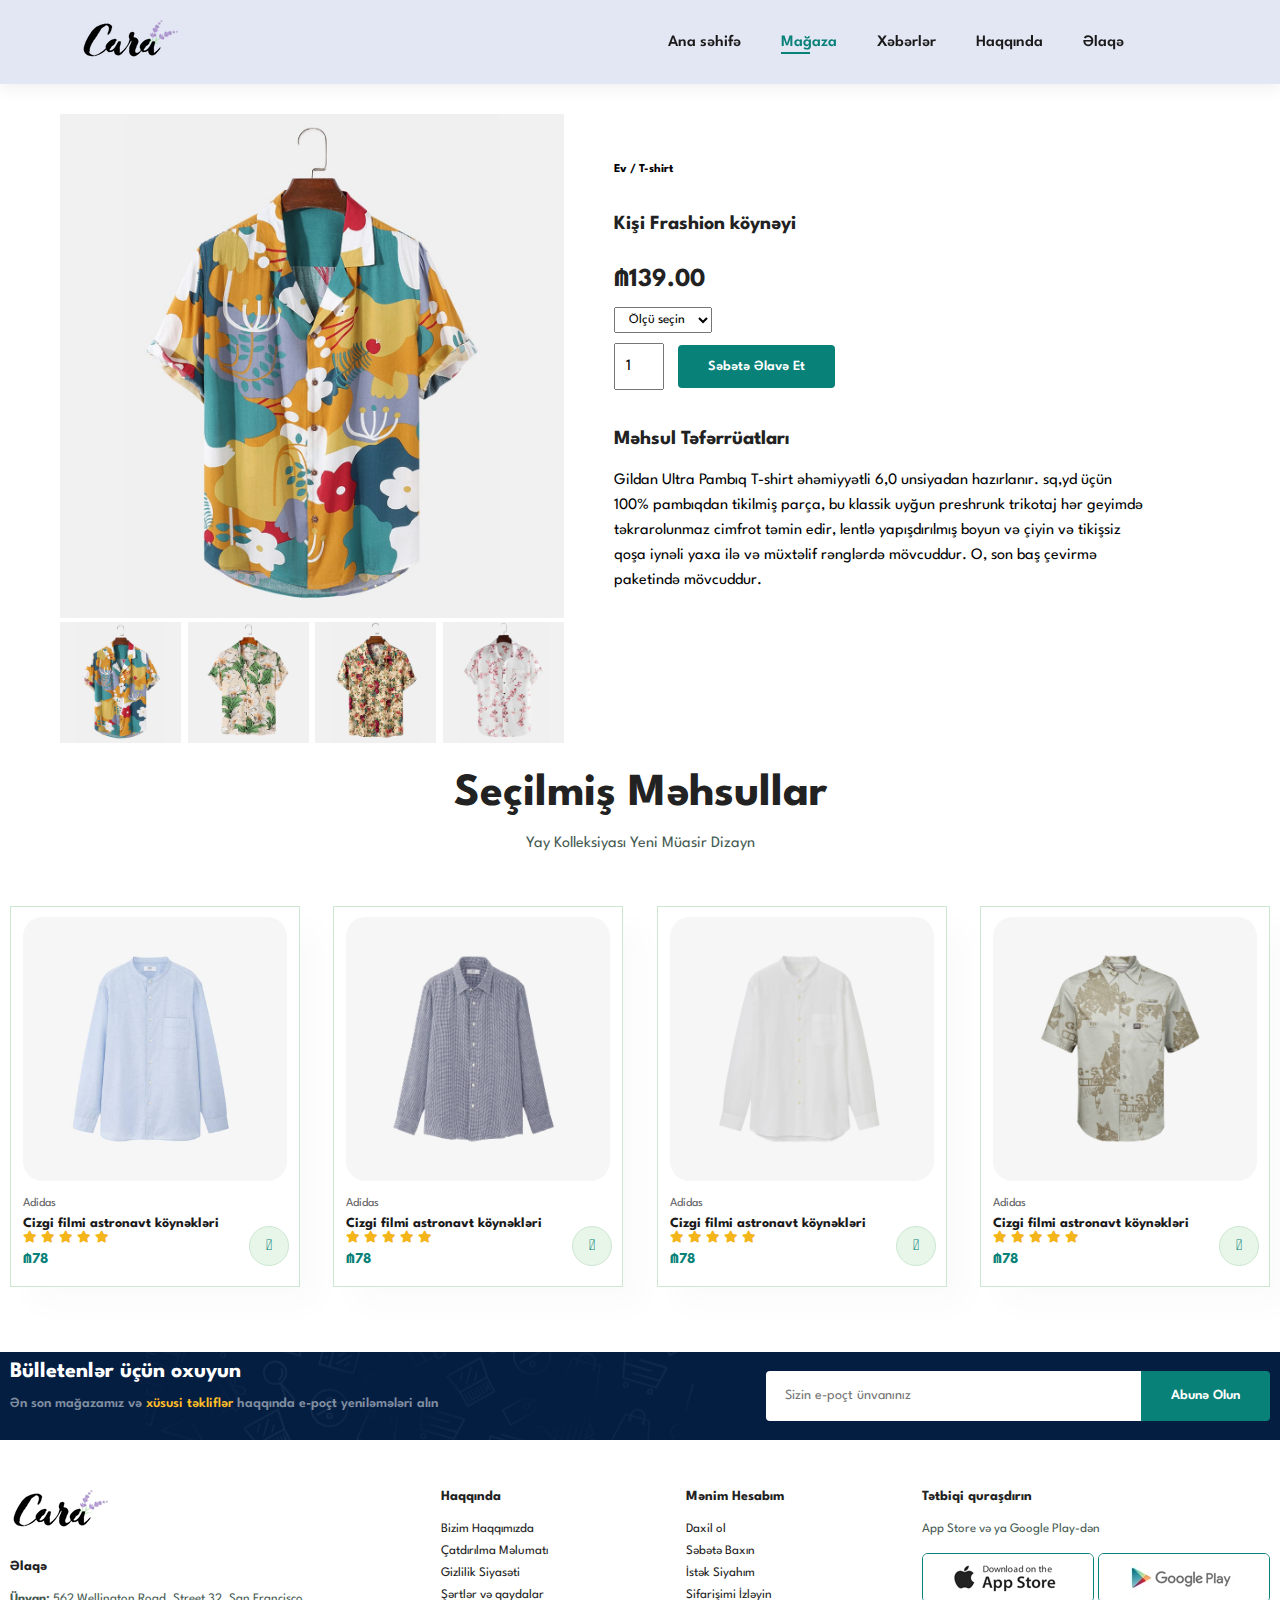
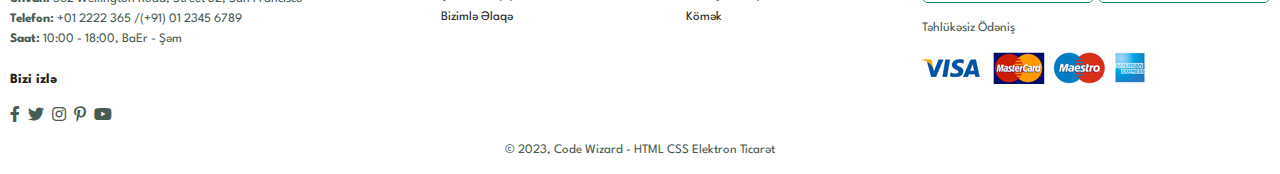
<file: E-Ticaret/sproduct.html>
<!DOCTYPE html>
<html lang="en">

    <head>
        <meta charset="UTF-8">
        <meta http-equiv="X-UA-Compatible" content="IE=edge">
        <meta name="viewport" content="width=device-width, initial-scale=1.0">
        <title>Code Wizard Elektron Ticarət</title>
        <link rel="stylesheet" href="https://pro.fontawesome.com/releases/v5.10.0/css/all.css" />

        <link rel="stylesheet" href="style.css">
    </head>

    <body>

        <!---- SPRODUCT HEADER ---->
        <section id="header">
            <a href="#"><img src="img/logo.png" class="logo" alt=""></a>
            <div>
                <ul id="navbar">
                    <li><a href="index.html">Ana səhifə</a></li>
                    <li><a class="active" href="shop.html">Mağaza</a></li>
                    <li><a href="blog.html">Xəbərlər</a></li>
                    <li><a href="about.html">Haqqında</a></li>
                    <li><a href="contact.html">Əlaqə</a></li>
                    <li id="lg-bag"><a href="cart.html"><i class="far fa-shopping-bag"></i></a></li>
                    <a href="#" id="close"><i class="far fa-times"></i></a>
                 </ul>
            </div>
            <div id="mobile">
                <a href="cart.html"><i class="far fa-shopping-bag"></i></a>
                <i id="bar" class="fas fa-outdent active"></i>
            </div>
            
            </section>

  <!---- SPRODUCT PRODETAILS ---->

<section id="prodetails" class="section-p1">
<div class="single-pro-image">
    <img src="img/products/f1.jpg" width="100%" id="MainImg" alt="">
    <div class="small-img-group">
        <div class="small-img-col">
            <img src="img/products/f1.jpg" width="100%" class="small-img" alt="">
        </div>
        <div class="small-img-col">
            <img src="img/products/f2.jpg" width="100%" class="small-img" alt="">
        </div>
        <div class="small-img-col">
            <img src="img/products/f3.jpg" width="100%" class="small-img" alt="">
        </div>
        <div class="small-img-col">
            <img src="img/products/f4.jpg" width="100%" class="small-img" alt="">
        </div>
    </div>
</div>
<div class="single-pro-details">
    <h6>Ev / T-shirt</h6>
    <h4>Kişi Frashion köynəyi</h4>
    <h2>₼139.00</h2>
    
    <select>
        <option>Ölçü seçin</option>
        <option>XL</option>
        <option>XXL</option>
        <option>Kiçik</option>
        <option>Böyük</option>
    </select>
    <input type="number" value="1">
    <button class="normal">Səbətə Əlavə Et</button>
    <h4>Məhsul Təfərrüatları</h4>
    <span>Gildan Ultra Pambıq T-shirt əhəmiyyətli 6,0 unsiyadan hazırlanır. sq,yd üçün 100% pambıqdan
         tikilmiş parça, bu klassik uyğun preshrunk trikotaj hər geyimdə təkrarolunmaz cimfrot təmin edir, 
         lentlə yapışdırılmış boyun və çiyin və
         tikişsiz qoşa iynəli yaxa ilə və müxtəlif rənglərdə mövcuddur. O, son baş çevirmə paketində mövcuddur.
    </span>
    
</div>
</section>

<section id="product1" class="section-p1">
    <h2>Seçilmiş Məhsullar</h2>
    <p>Yay Kolleksiyası Yeni Müasir Dizayn</p>
    <div class="pro-container">
        <div class="pro">
            <img src="img/products/n1.jpg" alt="">
            <div class="des">
                <span>Adidas</span>
                        <h5>Cizgi filmi astronavt köynəkləri</h5>
                        <div class="star">
                            <i class="fas fa-star"></i>
                            <i class="fas fa-star"></i>
                            <i class="fas fa-star"></i>
                            <i class="fas fa-star"></i>
                            <i class="fas fa-star"></i>
                        </div>
                        <h4>₼78</h4>
            </div>
            <a href="#"><i class="fal fa-shopping-cart cart"></i></a>
        </div>
        <div class="pro">
            <img src="img/products/n2.jpg" alt="">
            <div class="des">
                <span>Adidas</span>
                        <h5>Cizgi filmi astronavt köynəkləri</h5>
                        <div class="star">
                            <i class="fas fa-star"></i>
                            <i class="fas fa-star"></i>
                            <i class="fas fa-star"></i>
                            <i class="fas fa-star"></i>
                            <i class="fas fa-star"></i>
                        </div>
                        <h4>₼78</h4>
            </div>
            <a href="#"><i class="fal fa-shopping-cart cart"></i></a>
        </div>
        <div class="pro">
            <img src="img/products/n3.jpg" alt="">
            <div class="des">
                <span>Adidas</span>
                <h5>Cizgi filmi astronavt köynəkləri</h5>
                <div class="star">
                    <i class="fas fa-star"></i>
                    <i class="fas fa-star"></i>
                    <i class="fas fa-star"></i>
                    <i class="fas fa-star"></i>
                    <i class="fas fa-star"></i>
                </div>
                <h4>₼78</h4>
            </div>
            <a href="#"><i class="fal fa-shopping-cart cart"></i></a>
        </div>
        <div class="pro">
            <img src="img/products/n4.jpg" alt="">
            <div class="des">
                <span>Adidas</span>
                        <h5>Cizgi filmi astronavt köynəkləri</h5>
                        <div class="star">
                            <i class="fas fa-star"></i>
                            <i class="fas fa-star"></i>
                            <i class="fas fa-star"></i>
                            <i class="fas fa-star"></i>
                            <i class="fas fa-star"></i>
                        </div>
                        <h4>₼78</h4>
            </div>
            <a href="#"><i class="fal fa-shopping-cart cart"></i></a>
        </div>
        
    </div>

</section>
     

        <!-- SPRODUCT NEWSLETTERS -->
        
        <section id="newsletter" class="section-p1 section-m1">
            <div class="newstext">
                <h4>Bülletenlər üçün oxuyun</h4>
                <p>Ən son mağazamız və <span>xüsusi təkliflər</span> haqqında e-poçt yeniləmələri alın</p>
            </div>
            <div class="form">
                <input type="text" placeholder="Sizin e-poçt ünvanınız">
                <button class="normal">Abunə Olun</button>

            </div>
        </section>

            <!-- SPRODUCT FOOTER -->

            <footer class="section-p1">
                <div class="col">
                    <img class="logo" src="img/logo.png" alt="">
                    <h4>Əlaqə</h4>
                    <p><strong>Ünvan:</strong> 562 Wellington Road, Street 32, San Francisco</p>
                    <p><strong>Telefon:</strong> +01 2222 365 /(+91) 01 2345 6789</p>
                    <p><strong>Saat:</strong> 10:00 - 18:00, BaEr - Şəm</p>
                    <div class="follow">
                        <h4>Bizi izlə</h4>
                        <div class="icon">
                            <i class="fab fa-facebook-f"></i>
                            <i class="fab fa-twitter"></i>
                            <i class="fab fa-instagram"></i>
                            <i class="fab fa-pinterest-p"></i>
                            <i class="fab fa-youtube"></i>
                        </div>
                    </div>
                </div>
                <div class="col">
                    <h4>Haqqında</h4>
                    <a href="#">Bizim Haqqımızda</a>
                    <a href="#">Çatdırılma Məlumatı</a>
                    <a href="#">Gizlilik Siyasəti</a>
                    <a href="#">Şərtlər və qaydalar</a>
                    <a href="#">Bizimlə Əlaqə</a>
                </div>
    
    
                <div class="col">
                    <h4>Mənim Hesabım</h4>
                    <a href="#">Daxil ol</a>
                    <a href="#">Səbətə Baxın</a>
                    <a href="#">İstək Siyahım</a>
                    <a href="#">Sifarişimi İzləyin</a>
                    <a href="#">Kömək</a>
                </div>
    
                <div class="col install">
                    <h4>Tətbiqi quraşdırın</h4>
                    <p>App Store və ya Google Play-dən</p>
                    <div class="row">
                        <img src="img/pay/app.jpg" alt="">
                        <img src="img/pay/play.jpg" alt="">
                    </div>
                    <p>Təhlükəsiz Ödəniş</p>
                    <img src="img/pay/pay.png" alt="">
                </div>
    
                <div class="copyright">
                    <p>© 2023, Code Wizard  - HTML CSS Elektron Ticarət</p>
                </div>
            </footer>
        <script src="script.js"></script>
    </body>

</html>
</file>
<file: E-Ticaret/style.css>
@import url("https://fonts.googleapis.com/css2?family=Spartan:wght@100;200;300;400;500;600;700;800;900&display=swap");
* {
  margin: 0;
  padding: 0;
  box-sizing: border-box;
  font-family: "Spartan", sans-serif;
}

html {
  scroll-behavior: smooth;
}

/* Global Styles */

h1 {
  font-size: 50px;
  line-height: 64px;
  color: #222;
}

h2 {
  font-size: 46px;
  line-height: 54px;
  color: #222;
}

h4 {
  font-size: 20px;
  color: #222;
}

h6 {
  font-weight: 700;
  font-size: 12px;
}

p {
  font-size: 16px;
  color: #465b52;
  margin: 15px 0 20px 0;
}

.section-p1 {
  padding: 40px 80px;
}

.section-m1 {
  margin: 40px 0;
}

button.normal{
  font-size: 14px;
  font-weight: 600;
  padding: 15px 30px;
  color: #000;
  background-color: #fff;
  border-radius: 4px;
  cursor: pointer;
  border: none;
  outline: none;
  transition: 0.3s ease-in-out;
}

button.normal:hover{
  transform: scale(1.05); 
}

button.white{
  font-size: 13px;
  font-weight: 600;
  padding: 11px 18px;
  color: #fff;
  background-color: transparent;
  cursor: pointer;
  border: 1px solid #fff;
  outline: none;
  transition: 0.3s ease-in-out;
}
button.white:hover{
  transform: scale(1.05); 
}



body {
  width: 100%;
}

/* HEADER */

#header{
  display: flex;
  align-items: center;
  justify-content: space-between;
  padding: 20px 80px;
  background: #E3E6F3;
  box-shadow: 0 5px 15px rgba(0, 0, 0, 0.06);
  z-index: 999;
  position: sticky;
  top: 0;
  left: 0;
}

#navbar{
  display: flex;
  align-items: center;
  justify-content: center;
}

#navbar li{
list-style: none;
padding: 0 20px;
position: relative;
}

#navbar li a{
  text-decoration: none;
  font-size: 16px;
  font-weight: 600;
  color:#1a1a1a;
  transition: 0.3s ease;
}

#navbar li a:hover,
#navbar li a.active {
  color: #088178;
}

#navbar li a.active::after,
#navbar li a:hover::after{
  content: "";
  width: 30%;
  height: 2px;
  background: #088178;
  position: absolute;
  bottom: -4px;
  left: 20px;
}

#mobile {
display: none;
align-items: center;
}

#close {
  display: none;
}

/* HOME PAGE */

#hero{
  background-image: url("img/hero4.png");
  height: 90vh;
  width: 100%;
  background-size: cover;
  background-position: top 25% right 0;
  padding: 0 80px;
  display: flex;
  flex-direction: column;
  align-items: flex-start;
  justify-content: center;
}

#hero h4{
  padding-bottom: 15px;
}

#hero h1{
  color: #088178;
}

#hero button{
  background-image: url("img/button.png");
  background-color: transparent;
  color: #088178;
  border: 0;
  padding: 14px 80px 14px 65px;
  background-repeat: no-repeat;
  cursor: pointer;
  font-weight: 700;
  font-size: 15px;
  transition: .5s ease-in-out; 
}

#hero button:hover{
  transform: scale(1.1); 
}

/* HOME FEATURE */
#feature{
  display: flex;
  align-items: center;
  justify-content: space-between;
  flex-wrap: wrap;
}


#feature .fe-box {
width: 200px;
text-align:center;
padding: 25px 15px;
box-shadow: 20px 20px 34px rgba(0, 0, 0, 0.03);
border: 1px solid #cce7d0;
border-radius: 4px;
margin: 15px 0;
transition: .3s ease-in-out; 
}

#feature .fe-box:hover{
  transform: scale(1.05); 
 
  box-shadow: 10px 10px 54px rgba(70, 62, 221, 0.1);
}

#feature .fe-box img{
  width: 100%;
  margin-bottom: 10px;
}

#feature .fe-box h6{
  display: inline-block;
  padding: 9px 8px 6px 8px;
  line-height: 1;
  border-radius: 4;
  color: #088178;
  background-color: #fddde4;
}

#feature .fe-box:nth-child(2) h6{
  background-color: #cdebbc;
}

#feature .fe-box:nth-child(3) h6{
  background-color: #d1e8f2;
}

#feature .fe-box:nth-child(4) h6{
  background-color: #cdd4f8;
}

#feature .fe-box:nth-child(5) h6{
  background-color: #f6dbf6;
}

#feature .fe-box:nth-child(6) h6{
  background-color: #fff2e5;
}

/* HOME PRODUCT */

#product1{
  text-align: center;
}

#product1 .pro-container{
 display: flex;
 justify-content: space-between;
 padding-top: 20px;
 flex-wrap: wrap;
}

#product1 .pro{
  width: 23%;
  min-width: 250px;
  padding: 10px 12px;
  border: 1px solid #cce7d0;
  cursor: pointer;
  box-shadow: 20px 20px 30px rgba(0, 0, 0, 0.02);
  margin: 15px 0;
   transition: .5s ease-in-out; 
   position: relative;
}
#product1 .pro:hover{
  transform: scale(1.05); 
  box-shadow: 20px 20px 30px rgba(0, 0, 0, 0.06);
}

#product1 .pro img{
  width: 100%;
  border-radius: 20px;
}

#product1 .pro .des{
  text-align: start;
  padding: 10px 0;
}

#product1 .pro .des span{
  color: #606063;
  font-size: 12px;
}

#product1 .pro .des h5{
  padding-top: 7px;
  color: #1a1a1a;
  font-size: 14px;
}

#product1 .pro .des i{
  font-size: 12px;
  color: rgb(243, 181, 25);
}

#product1 .pro .des h4{
  padding-top: 7px;
  font-size: 15px;
  font-weight: 700;
  color: #088178;
}

#product1 .pro .cart{
  width: 40px;
  height: 40px;
  line-height: 40px;
  border-radius: 50px;
  background-color: #e8f6ea;
  font-weight: 500;
  color: #088178;
  border: 1px solid #cce7d0;
  position: absolute;
  bottom: 20px;
  right: 10px;
}

/* HOME BANNER */

#banner{
  display: flex;
  flex-direction: column;
  justify-content: center;
  align-items: center;
  text-align: center;
  background-image: url("img/banner/b2.jpg");
  width: 100%;
  height: 40vh;
  background-size: cover;
  background-position: center;
}

#banner h4{
  color: #fff;
  font-size: 16px;
}

#banner h2{
  color: #fff;
  font-size: 30px;
padding: 10px 0;
}

#banner span{
  color: #ef3636;
  
}

/* HOME SMS BANNER */
#sm-banner{
  display: flex;
  justify-content: space-between;
  flex-wrap: wrap;

}

#sm-banner .banner-box{
  display: flex;
  flex-direction: column;
  justify-content: center;
  align-items: flex-start;
  background-image: url("img/banner/b17.jpg");
  min-width: 630px;
  height: 50vh;
  background-size: cover;
  background-position: center;
  padding: 30px;
  
}
#sm-banner h4{
  color: #fff;
  font-size: 20px;
  font-weight: 300;
  
}

#sm-banner h2{
  color: #fff;
  font-size: 28px;
  font-weight: 800;

}

#sm-banner span{
  color: #fff;
  font-size: 14px;
  font-weight: 500;
  padding-bottom: 15px;

}

#sm-banner .banner-box:hover button{
  background: #088178;
  border: 1px solid #088178;
}

#sm-banner .banner-box2{
  background-image: url("img/banner/b10.jpg");
}

/*  HOME BANNER 3  */
#banner3 {
  display: flex;
  justify-content: space-between;
  flex-wrap: wrap;
  padding: 0 80px;
  
}



#banner3 .banner-box{
  display: flex;
  flex-direction: column;
  justify-content: center;
  align-items: flex-start;
  background-image: url("img/banner/b7.jpg");
  min-width: 30%;
  height: 30vh;
  background-size: cover;
  background-position: center;
  padding: 20px;
  margin-bottom: 20px ;
  transition: .5s ease-in-out;
}

#banner3 .banner-box:hover{
  transform: scale(1.05); 
  
}

#banner3 .banner-box2{
  background-image: url("img/banner/b4.jpg");
}

#banner3 .banner-box3{
  background-image: url("img/banner/b18.jpg");
}

#banner3 h2{
  color: #fff;
  font-weight: 900;
  font-size: 22px;
}

#banner3 h3{
  color: #ec544e;
  font-weight: 800;
  font-size: 15px;
}

/* HOME NEWSLETTERS */

#newsletter{
  display: flex;
  justify-content: space-between;
  flex-wrap: wrap;
  align-items: center;
  background-image: url("img/banner/b14.png");
  background-repeat: no-repeat;
  background-position: 20% 30%;
  background-color: #041e42;
}

#newsletter h4{
  font-size: 22px;
  font-weight: 700;
  color: #fff;
}

#newsletter p{
  font-size: 14px;
  font-weight: 600;
  color: #818ea0;
}
#newsletter p span{
  color: #ffbd27;
}
#newsletter .form{
  display: flex;
  width: 40%;
}

#newsletter input{
  height: 3.125rem;
  padding: 0 1.25em;
  font-size: 14px;
  width: 100%;
  border: 1px solid transparent;
  border-radius: 4px;
  outline: none;
  border-top-right-radius: 0;
  border-bottom-right-radius: 0;
}

#newsletter button{
  background-color: #088178;
  color: #fff;
  white-space: nowrap;
  border-top-left-radius: 0;
  border-bottom-left-radius: 0;
}

footer{
  display: flex;
  flex-wrap: wrap;
  justify-content: space-between;
}

footer .col{
  display: flex;
  flex-direction: column;
  align-items: flex-start;
  margin-bottom: 20px;
}

footer .logo{
  margin-bottom: 30px;
}

footer h4{
  font-size: 14px;
  padding-bottom:20px ;
}

footer p{
  font-size: 13px;
  margin: 0 0 8px 0;
}

footer a{
  font-size: 13px;
  text-decoration: none;
  color: #222;
  margin-bottom: 10px;
}

footer .follow{
  margin-top: 20px ;
}

footer .follow i{
  color: #465b52;
  padding-right: 4px;
  cursor: pointer;
}
footer .follow i:hover,
footer a:hover{
  color: #088178;
}


footer .install .row img{
  border: 1px solid #088178;
  border-radius: 6px;
}

footer .install img{
  margin: 10px 0 15px 0;
}
footer .copyright{
  width: 100%;
  text-align: center;
}

   /* SHOP PAGE */

#page-header {
background-image: url("img/banner/b1.jpg");
width: 100%;
height: 40vh;
background-size: cover;
display: flex;
justify-content: center;
text-align: center;
flex-direction: column;
padding: 14px;
}

#page-header h2,
#page-header p{
color: #fff;
}

/* SHOP PAGENATION */

#pagination {
  text-align: center;
}

#pagination a{
  text-decoration: none;
  background-color: #088178;
  padding: 15px 20px;
  border-radius: 4px;
  color: #fff;
  font-weight: 600;
  transition: .5s ease-in-out;
}


#pagination a:hover{
  transform: scale(1.05); 
}

#pagination a i{
  font-size: 16px;
  font-weight: 600;

}

/* SHOP PRODETAILS */
#prodetails{
  display: flex;
margin-top: 20px;
}

#prodetails .single-pro-image{
  width: 40%;
  margin-left: 50px;
}



.small-img-group{
display: flex;
justify-content: space-between;

}
.small-img-group img{
  transition: 0.5s ease-in-out;
}

.small-img-group img:hover{
  transform: scale(1.05); 
}

.small-img-col{
  flex-basis: 24%;
  cursor: pointer;
}

#prodetails .single-pro-details{
  width: 50%;
  padding-top: 30px;
  padding: 50px;
}

#prodetails .single-pro-details h4{
 padding: 40px 0 20px 0;
}

#prodetails .single-pro-details h2{
 font-size: 26px;
}

#prodetails .single-pro-details select{
 display: block;
 padding: 5px 10px;
 margin-bottom: 10px;
}

#prodetails .single-pro-details input{
  width: 50px;
  height: 47px;
  padding-left: 10px;
  font-size: 16px;
  margin-right: 10px;
}

#prodetails .single-pro-details input:hover{
  outline: none;
}

#prodetails .single-pro-details button{
  background: #088178;
  color: #fff;
  
}

#prodetails .single-pro-details span{
  line-height: 25px;
  
}


 /* BLOG PAGE */

 #page-header.blog-header{
  background-image: url("img/banner/b19.jpg");
  
 }

 #blog{
  padding: 150px 150px 0 150px;
 }

 #blog .blog-box{
  position: relative;
    display: flex;
    align-items: center;
    width: 100%;
    padding-bottom: 90px;
 }

 #blog .blog-img{
  width: 50%;
  margin-right: 40px;
  transition: 0.5s ease-in-out
 }
 

 #blog .blog-img:hover{
  transform: scale(1.05); 
}

 #blog img{
  width: 100%;
  height: 300px;
  object-fit: cover;
 }

 #blog .blog-details a{
  text-decoration: none;
  font-size: 15px;
  color: #000;
  font-weight: 700;
  position: relative;
  transition: 0.3s;
 }

 #blog .blog-details a::after{
 content: "";
 width: 50px;
 height: 1px;
 background-color: #000;
 position: absolute;
 top: 4px;
 right: -60px;
 }

 #blog .blog-details a:hover{
  color: #088178;
 }

 #blog .blog-details a:hover::after{
  color: #088178;
 }

 #blog .blog-box h1{
  position: absolute;
  top: -40px;
  left: 0;
  font-size: 70px;
  font-weight: 700;
  color: #c9cbce;
  z-index: -9;
 }



 /* <!---- ABOUT PAGE ----> */



 #page-header.about-header{
  background-image: url("img/about/banner.png");
  
 }

 #about-head{
  display: flex;
  align-items: center;
}

#about-head img{
  width: 50%;
  height: auto;
}

#about-head div{
  padding-left: 40px;
}

#about-app{
  text-align: center;
}

#about-app .video{
  margin-left: 150px;
  width: 70%;
  height: 100%;
  margin-top: 30px auto 0 auto;
}

#about-app .video video{
  width: 100%;
  height: 100%;
  border-radius: 20px;
}

/* CONTACT PAGE */

#contact-details{
  display: flex;
  align-items: center;
  justify-content: space-between;
}

#contact-details .details{
  width: 40%; 
}

#contact-details .details span,
#form-details form span{
 font-size: 12px;
}

#contact-details .details h2,
#form-details form h2{
 font-size: 26px;
 line-height: 35px;
 padding: 20px 0;
}

#contact-details .details h3{
 font-size: 16px;
 padding-bottom: 15px;
}

#contact-details .details li{
 list-style: none;
 display: flex;
 padding: 10px 0;
}

#contact-details .details li i{
font-size: 14px;
padding-right: 22px;
}

#contact-details .details li p{
margin: 0;
font-size: 14px;
}

#contact-details .map{
  width: 55%;
  height: 400px;
}

#contact-details .map iframe{
  width: 100%;
  height: 100%;
}

#form-details{
  display: flex;
  justify-content: space-between;
  margin: 30px;
  padding: 130px ;
  border: 1px solid #e1e1e1;
}

#form-details form{
  width: 65%;
  display: flex;
  flex-direction: column;
  align-items: flex-start;
}

#form-details form input,
#form-details form textarea{
  width: 100%;
  padding: 12px 15px;
  outline: none;
  margin-bottom: 20px;
  border: 1px solid #e1e1e1;
}

#form-details form button{
  background-color: #088178;
  color: #fff;
}

#form-details .people{
  padding-top: 20px;
 
}


#form-details .people div{
  padding-bottom: 25px;
  display: flex;
  align-items: flex-start;
}

#form-details .people div img{
  width: 65px;
  height: 65px;
  object-fit: cover;
  margin-right: 15px;
}

#form-details .people div p{
 margin: 0;
 font-size: 13px;
 line-height: 25px;
}

#form-details .people div p span{
 display: block;
 font-size: 16px;
 font-weight: 600;
 color: #000;
}

#cart{
  overflow: auto;
}

#cart table{
  width: 100%;
  border-collapse:collapse ;
  table-layout: fixed;
  white-space: nowrap;

}

#cart table img{
 width: 70px;

}

#cart table td:nth-child(1){
  width: 100px;
  text-align: center;
}

#cart table td:nth-child(2){
  width: 150px;
  text-align: center;
}

#cart table td:nth-child(3){
  width: 250px;
  text-align: center;
}

#cart table td:nth-child(4),
#cart table td:nth-child(5),
#cart table td:nth-child(6){
  width: 150px;
  text-align: center;
}

#cart table td:nth-child(5) input{
  width: 70px;
  padding: 10px 5px 10px 15px;
}

#cart table thead{
  border: 1px solid #e2e9e1;
  border-left: none;
  border-right: none;
}

#cart table thead td{
  font-weight: 700;
  text-transform: uppercase;
  font-size: 13px;
  padding: 18px 0;
}

#cart table tbody tr td{
  padding-top: 15px;
}

#cart table tbody td{
  font-size: 13px;
}

#cart-add{
  display: flex;
  flex-wrap: wrap;
  justify-content: space-between;
}

#coupon{
width: 50%;
margin-bottom: 30px;
}

#coupon h3,
#subtotal h3{
padding-bottom: 15px;
}

#coupon input{
padding: 10px 20px;
outline: none;
width: 60%;
margin-right: 10px;
border: 1px solid#e2e9e1;
}

#coupon button,
#subtotal button{
background-color: #088178;
color: #fff;
padding: 12px 20px;
}

#subtotal{
  width: 50%;
  margin-bottom: 30px;
  border: 1px solid #e2e9e1;
  padding: 30px;
}

#subtotal table{
  border-collapse: collapse;
  width: 100%;
  margin-bottom: 20px;
}

#subtotal table td{
 width: 50%;
 border: 1px solid #e1e1e1;
 padding: 10px;
 font-size: 13px;
}























/* RESPONSIVE */

@media (max-width:1423px){
 
  
  #sm-banner .banner-box{
   
    min-width: 600px;
  }

}

@media (max-width:1365px){

  .section-p1 {
    padding: 10px 10px;
  }
  #sm-banner .banner-box{
   
    min-width: 48%;
  }
  #banner3 .banner-box {
    width: 30%;
}
#banner3 .banner-box h2{
  font-size: 13px;
}

 
  
}

@media (max-width:1227px){
 
  #feature .fe-box {
    width: 160px;
}


  #banner3 .banner-box {
    width: 30%;
}
}

@media (max-width:925px){

  #feature .fe-box {
    width: 150px;
}

  .section-p1 {
    padding: 40px 40px;
  }

  #navbar{
    display: flex;
    flex-direction: column;
    align-items: flex-start;
    justify-content: flex-start;
    position: fixed;
    top: 0;
    right: -300px;
    height: 100vh;
    width: 300px;
    background-color: #E3E5F3 ;
    box-shadow: 0 40px 60px rgba(0, 0, 0, 0.01);
    padding: 80px 0 0 10px;
    transition: 0.5s;
  }

  #navbar.active{
    right: 0px;
  }

  #navbar li{
    margin-bottom: 25px;
  }

  #mobile {
    display: flex;
    align-items: center;
    
  }

    #mobile i{
     color: #1a1a1a;
     font-size: 24px;
     padding-left: 20px;
  }

  #close{
    display: initial;
    position: absolute;
    top: 30px;
    left: 30px;
    color: #222;
    font-size: 24px;
  }

  #lg-bag{
    display: none;
  }

}
@media (max-width:1019px){
  

  #hero{
    overflow: hidden;
  
  }

  #hero h4{
    font-size: 15px;
  }
  
  #hero h1{
   font-size: 20px;
  }
  
  #hero h2{
   font-size: 30px;
  }
  
  #hero p{
   font-size: 10px;
  }

  #feature .fe-box {
    width: 120px;
    overflow: hidden;
  
}


  #product1 .pro{
    width: 250px;
  }
  #prodetails { 
    display: flex;
    flex-direction: column;
  }

  #prodetails .single-pro-image { 
    width: 90%;
    margin: 0 18px;
  }

  #prodetails .single-pro-details { 
    width: 100%;
  }
  #sm-banner h2 {
    font-size: 15px;
  }
  #sm-banner {
    align-items: center;
    justify-content: center;
  }
  #sm-banner .banner-box {
    min-width: 95%;
    height: 80vh;
    margin-top: 10px;
  }
  #banner h2{
font-size: 25px;
  }

}


@media (max-width:799px){

 

  #feature .fe-box {
    width: 150px;
}

  .section-p1 {
    padding: 40px 40px;
  }

  #navbar{
    display: flex;
    flex-direction: column;
    align-items: flex-start;
    justify-content: flex-start;
    position: fixed;
    top: 0;
    right: -300px;
    height: 100vh;
    width: 300px;
    background-color: #E3E5F3 ;
    box-shadow: 0 40px 60px rgba(0, 0, 0, 0.01);
    padding: 80px 0 0 10px;
    transition: 0.5s;
  }

  #navbar.active{
    right: 0px;
  }

  #navbar li{
    margin-bottom: 25px;
  }

  #mobile {
    display: flex;
    align-items: center;
    
  }

    #mobile i{
     color: #1a1a1a;
     font-size: 24px;
     padding-left: 20px;
  }

  #close{
    display: initial;
    position: absolute;
    top: 30px;
    left: 30px;
    color: #222;
    font-size: 24px;
  }

  #lg-bag{
    display: none;
  }

  #hero{
    height: 70vh;
    padding: 0 80px;
    background-position: top 30% right 30%;
  }

  #feature {
    justify-content: center;
  }

  #feature .fe-box {
    margin: 15px 15px;
  }

  #product1 .pro-container{
    justify-content: center;
  }

  #product1 .pro{
    margin: 15px;
  }

  #banner {
    height: 35vh;
  }

  #banner h4{
    font-size: 20px;
  }

  #banner h2{
    font-size: 18px;
  }

  #sm-banner .banner-box {
    min-width: 100%;
    height: 30vh;
  }

  #sm-banner .banner-box2 {
    margin-top: 20px;
  }

  #banner3 {
    padding: 0 40px;
    
  }

  #banner3 .banner-box{
    width: 28%;
    overflow: hidden;
  }

  #banner3 .banner-box h2{ 
font-size: 10px;
  }

  #banner3 .banner-box h3{ 
font-size: 8px;
  }

  #newsletter .form{
    width: 70%;
  }

  #form-details{
    padding: 40px;
  }

  #form-details form{
    width: 50%;
    
  }


}
@media (max-width:639px){


  #product1 .pro{
    width: 15%;
    min-width: 180px;
    margin: 5px;
   
  }
 
}
@media (max-width:477px){

  .section-p1 {
    padding: 20px;
  }

  #header {
    padding: 10px 30px;
  }

  h1{
    font-size: 38px;
  }

  h2{
    font-size: 32px;
  }

  #hero {
    padding: 0 20px;
    background-position: 55%;
  }

  #feature {
    justify-content: space-between;
  }

  #feature .fe-box {
    width: 155px;
    margin: 0 0 15px 0;
  }

  #product1 .pro{
    width: 15%;
    min-width: 150px;
    margin: 5px;
   
  }

  #banner {
    height: 40vh;
  }

  #sm-banner .banner-box {
    height: 40vh;
  }

  #sm-banner .banner-box2 {
    margin-top: 20px;
  }

  #banner3 {
    padding: 0 20px;
  }

  #banner3 .banner-box {
    width: 100%;
  }

  #newsletter {
    padding: 40px 20px;
  }

  #newsletter .form {
    width: 100%;
  }

  footer .copyright {
    text-align: start;
  }

  #prodetails { 
    display: flex;
    flex-direction: column;
  }

  #prodetails .single-pro-image { 
    width: 90%;
    margin: 0 18px;
  }

  #prodetails .single-pro-details { 
    width: 100%;
  }
  #blog {
    margin-top: 15px;
    padding: 50px 0 150px;
  }

  #blog .blog-box{
    
    display: flex;
    flex-direction: column;
    align-items: flex-start;
    
  }

  #blog .blog-img{
    width: 100%;
    margin-right: 0px;
    margin-bottom: 30px;
    
  }
  #blog .blog-details{
    width: 100%;
  }

  /* <!---- ABOUT PAGE ----> */

#about-head{
  flex-direction: column;
}

#about-head img{
  width: 100%;
  margin-bottom: 20px;
}

#about-head div{
  padding-left: 0px;
}

#about-head .video{
  width: 100%;
  
}

#contact-details{
  flex-direction: column;
}

#contact-details .details{
  width: 100%;
  margin-bottom: 30px;
}

#contact-details .map{
  width: 100%;
  
}

#form-details{
 margin: 10px;
 padding: 30px 10px;
 flex-wrap: wrap;
  
}

#form-details form{
width: 100%;
margin-bottom: 30px;
}

#cart-add{
  flex-direction: column;
}

#coupon{
 width: 100%;
}

#subtotal {
 width: 100%;
 padding: 20px;
}

}
</file>
